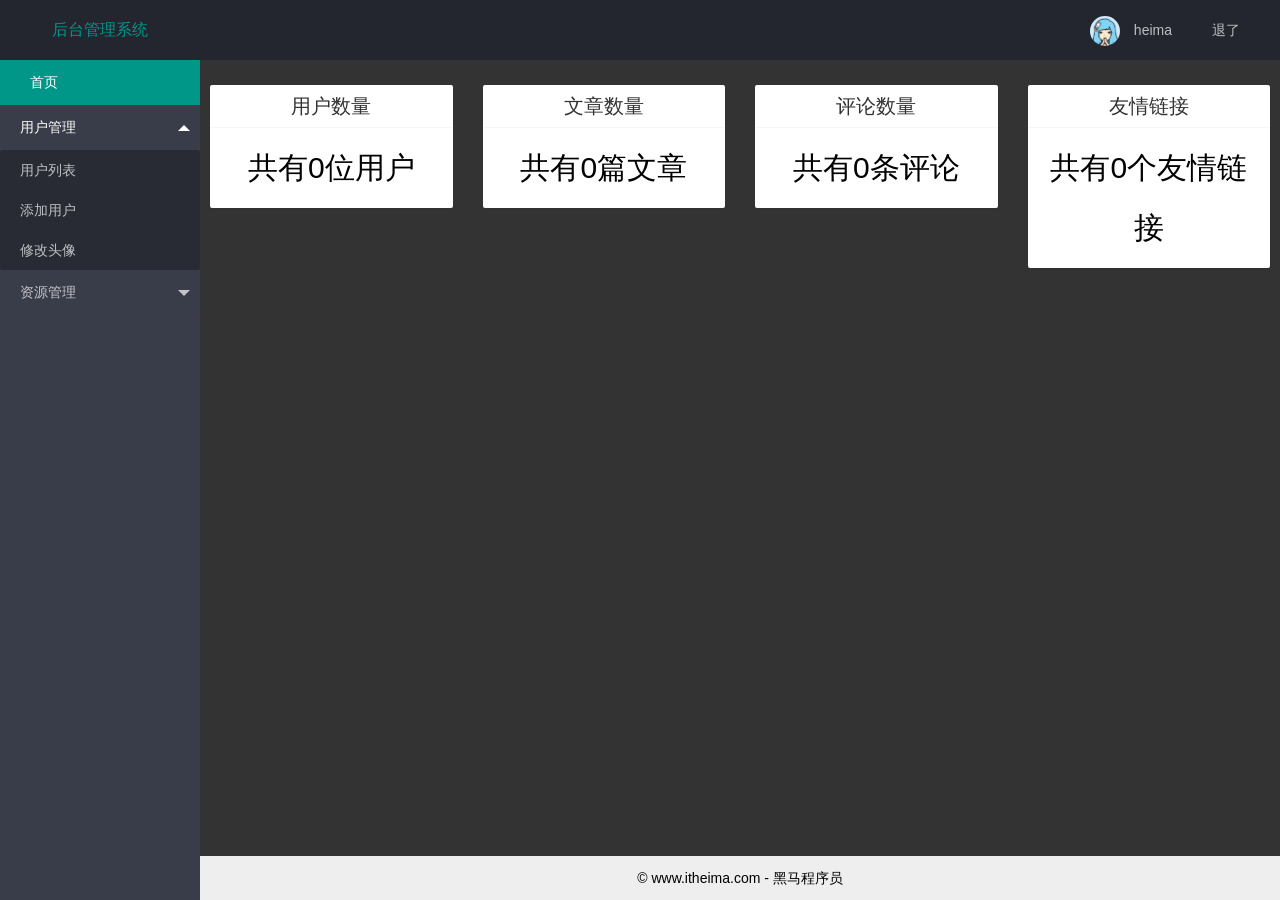
<file: bigevent-end/index.html>
<!DOCTYPE html>
<html>

<head>
    <meta charset="utf-8">
    <meta name="viewport" content="width=device-width, initial-scale=1, maximum-scale=1">
    <title>后台管理系统</title>
    <link rel="stylesheet" href="./assets/lib/layui/css/layui.css">
    <link rel="stylesheet" href="./assets/css/index.css">
</head>

<body class="layui-layout-body">
    <div class="layui-layout layui-layout-admin">
        <div class="layui-header">
            <div class="layui-logo">后台管理系统</div>
            <ul class="layui-nav layui-layout-right">
                <li class="layui-nav-item">
                    <a href="javascript:;">
                        <img src="./assets/images/avatar.jpg" class="layui-nav-img">
                        <span id="userName">heima</span>
                    </a>
                </li>
                <li class="layui-nav-item"><a id="logout-btn" href="javascript:;">退了</a></li>
            </ul>
        </div>

        <div class="layui-side layui-bg-black">
            <div class="layui-side-scroll">
                <!-- 左侧导航区域（可配合layui已有的垂直导航） -->
                <ul class="layui-nav layui-nav-tree" lay-filter="test" lay-shrink="all">
                    <li class="layui-nav-item layui-this"><a href=""><span class="iconfont icon-home"></span>首页</a></li>
                    <li class="layui-nav-item layui-nav-itemed lis1">
                        <a class="" href="javascript:;">用户管理</a>
                        <dl class="layui-nav-child users">
                            <dd><a target="iframeArea" href="./user/user.html">用户列表</a></dd>
                            <dd><a target="iframeArea" href="./user/add.html">添加用户</a></dd>
                            <dd><a target="iframeArea" href="./user/avatar.html">修改头像</a></dd>
                        </dl>
                    </li>
                    <li class="layui-nav-item lis2">
                        <a href="javascript:;">资源管理</a>
                        <dl class="layui-nav-child ziyuan">
                            <dd><a target="iframeArea" href="./link/link.html">友情链接</a></dd>
                            <dd><a target="iframeArea" href="./swiper/swiper.html">轮播图</a></dd>
                            <dd><a target="iframeArea" href="./comment/comment.html">评论管理</a></dd>
                        </dl>
                    </li>
                </ul>
            </div>
        </div>

        <div class="layui-body">
            <!-- 内容主体区域 -->
            <iframe name="iframeArea" src="./home/home.html"></iframe>
        </div>

        <div class="layui-footer">
            <!-- 底部固定区域 -->
            © www.itheima.com - 黑马程序员
        </div>
    </div>
    <script type="text/javascript" src="./assets/lib/jquery.js"></script>
    <script type="text/javascript" src="./assets/lib/layui/layui.all.js"></script>
    <!-- 引入baseApi文件 -->
    <script src="./assets/js/baseAPI.js"></script>
    <!-- 引入index.js文件 -->
    <script src="./assets/js/index.js"></script>

</body>

</html>
</file>
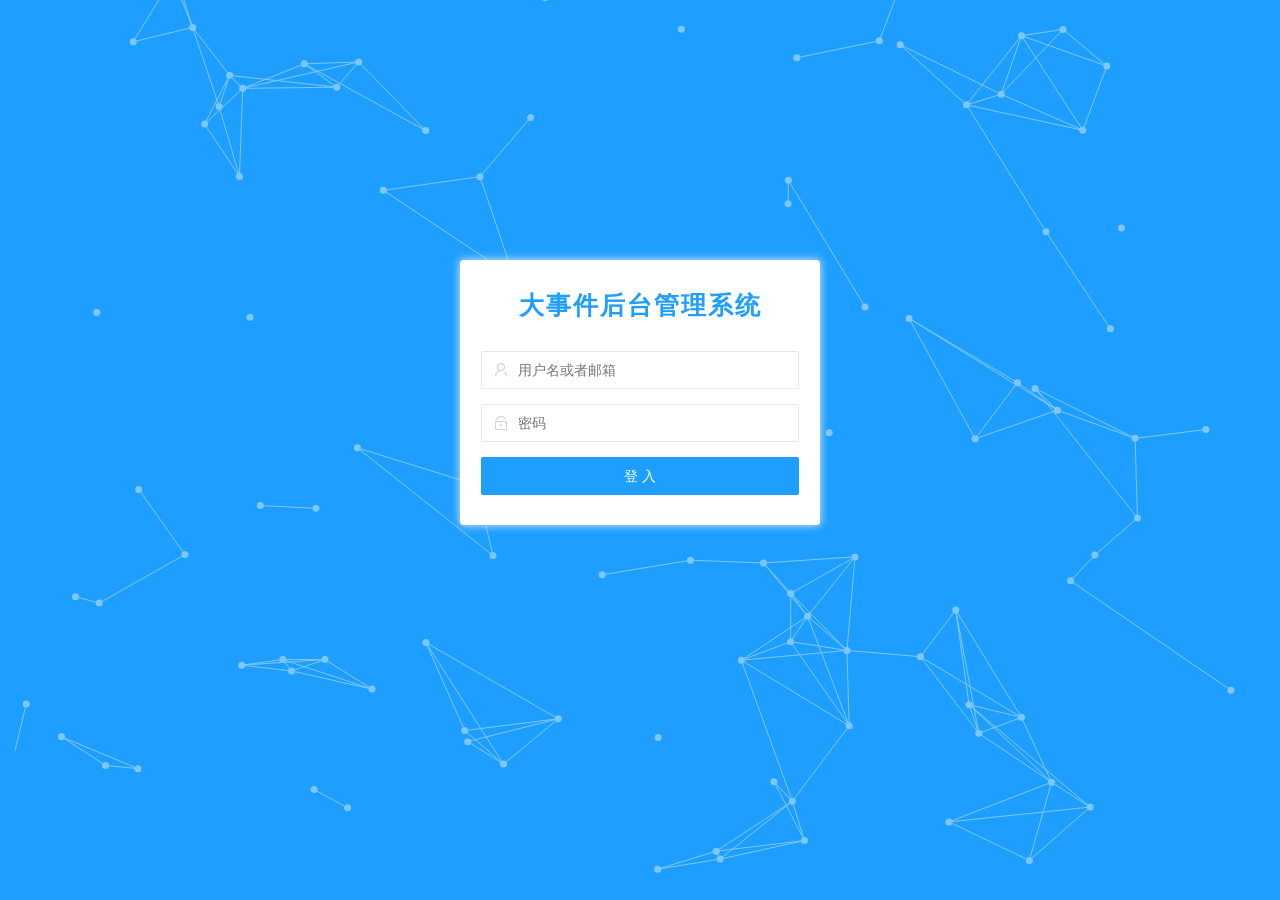
<file: bigevent-end/login.html>
<!DOCTYPE html>
<html lang="en">

<head>
    <meta charset="UTF-8">
    <title>后台管理系统-登录页</title>
    <!-- 导入LayUI样式文件 -->
    <link rel="stylesheet" type="text/css" href="./assets/lib/layui/css/layui.css">
    <link rel="stylesheet" type="text/css" href="./assets/css/login1.css">
</head>

<body>
    <div class="layui-container" id="particles">
        <div class="admin-login-background">
            <div class="login-form">
                <form class="layui-form" action="">
                    <div class="layui-form-item logo-title">
                        <h1>大事件后台管理系统</h1>
                    </div>
                    <div class="layui-form-item">
                        <label class="layui-icon layui-icon-username" for="username"></label>
                        <input type="text" name="username" lay-verify="required" placeholder="用户名或者邮箱" autocomplete="off" class="layui-input" value="">
                    </div>
                    <div class="layui-form-item">
                        <label class="layui-icon layui-icon-password" for="password"></label>
                        <input type="password" name="password" lay-verify="required|pwd" placeholder="密码" autocomplete="off" class="layui-input" value="">
                    </div>
                    <div class="layui-form-item">
                        <button class="layui-btn layui-btn layui-btn-normal layui-btn-fluid" lay-submit="" lay-filter="login">登 入</button>
                    </div>
                </form>
            </div>
        </div>
    </div>
    <script type="text/javascript" src="./assets/lib/jquery.js"></script>
    <script type="text/javascript" src="./assets/lib/layui/layui.all.js"></script>
    <script src="./assets/lib/jquery.particleground.min.js"></script>
    <!-- 引入baseApi文件 -->
    <script src="./assets/js/baseAPI.js"></script>
    <!-- 引入login.js文件 -->
    <script src="./assets/js/login.js"></script>

</body>

</html>
</file>
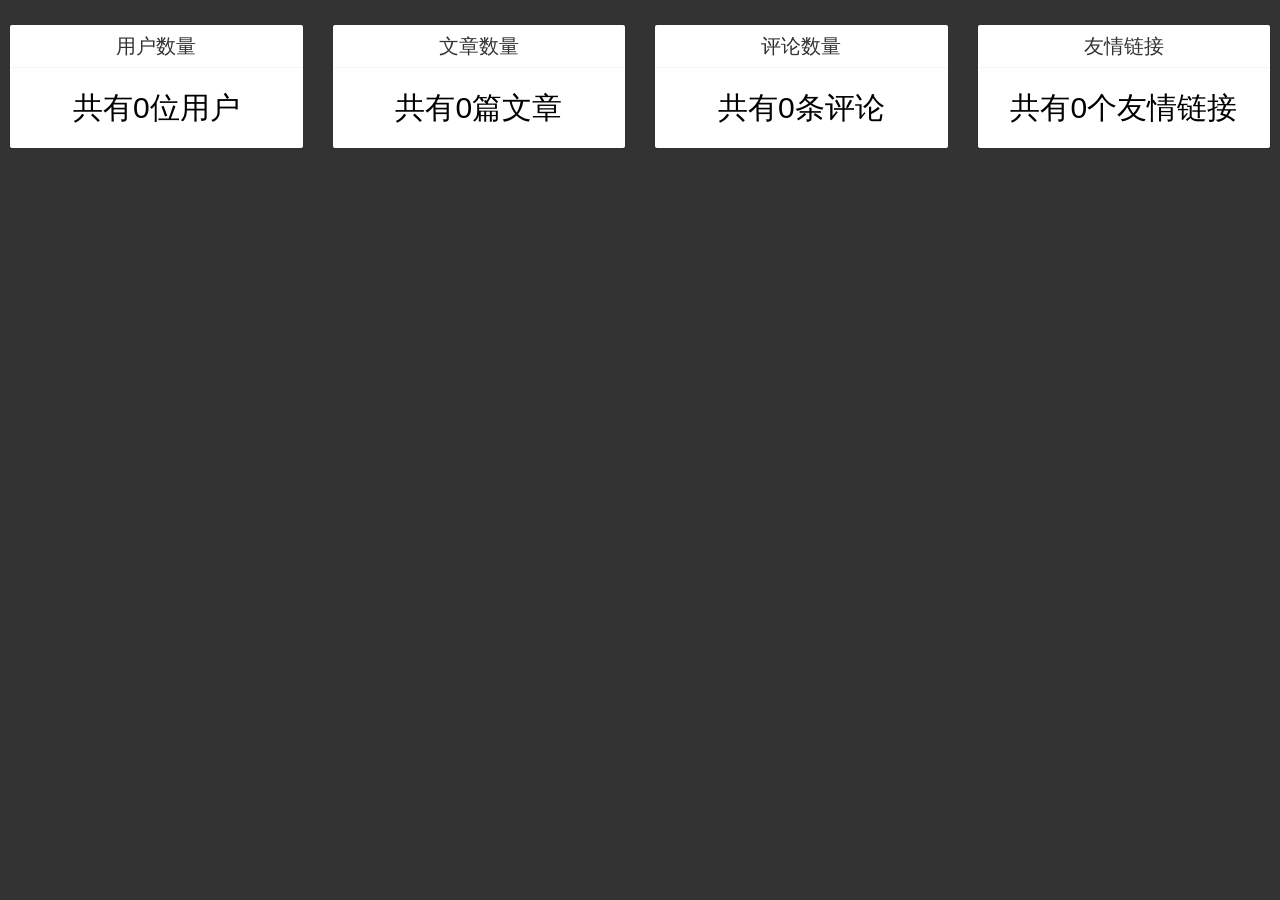
<file: bigevent-end/home/home.html>
<!DOCTYPE html>
<html lang="en">

<head>
    <meta charset="UTF-8">
    <title>Document</title>
    <link rel="stylesheet" type="text/css" href="../assets/lib/layui/css/layui.css">
    <link rel="stylesheet" href="../assets/css/home.css">

</head>

<body>

    <div class="layui-row layui-col-space10">
        <div class="layui-col-md3">
            <div class="layui-card">
                <div class="layui-card-header">用户数量</div>
                <div class="layui-card-body user">
                    共有0位用户
                </div>
            </div>
        </div>
        <div class="layui-col-md3">
            <div class="layui-card">
                <div class="layui-card-header">文章数量</div>
                <div class="layui-card-body articles">
                    共有0篇文章
                </div>
            </div>
        </div>
        <div class="layui-col-md3">
            <div class="layui-card">
                <div class="layui-card-header">评论数量</div>
                <div class="layui-card-body comments">
                    共有0条评论
                </div>
            </div>
        </div>
        <div class="layui-col-md3">
            <div class="layui-card">
                <div class="layui-card-header">友情链接</div>
                <div class="layui-card-body links">
                    共有0个友情链接
                </div>
            </div>
        </div>
    </div>
    <script type="text/javascript" src="../assets/lib/jquery.js"></script>
    <script type="text/javascript" src="../assets/lib/layui/layui.all.js"></script>
    <script src="../assets/js/baseAPI.js"></script>
    <script src="../assets/js/home/home.js"></script>
</body>

</html>
</file>
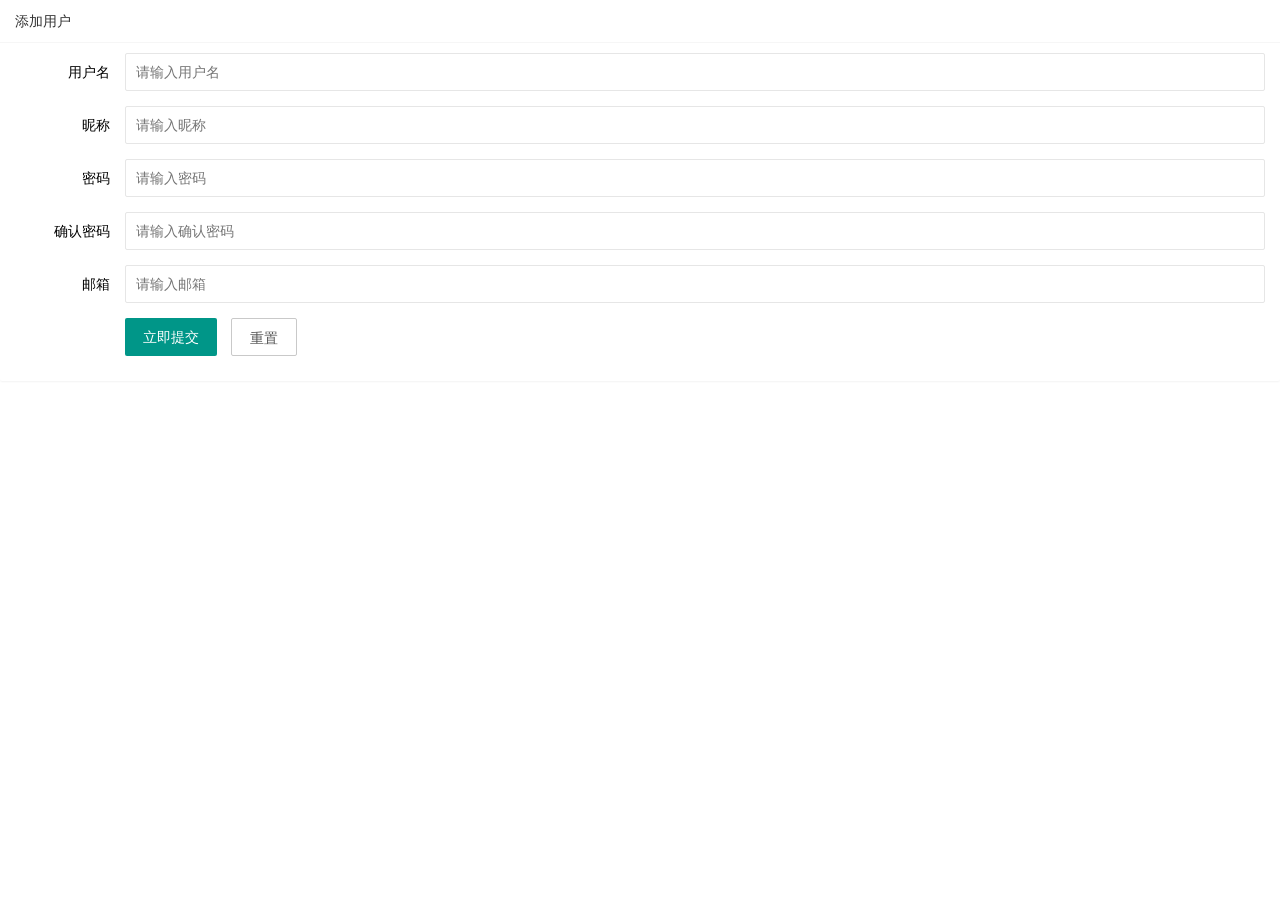
<file: bigevent-end/user/add.html>
<!DOCTYPE html>
<html lang="en">

<head>
    <meta charset="UTF-8">
    <title>Document</title>
    <link rel="stylesheet" type="text/css" href="../assets/lib/layui/css/layui.css">

</head>

<body>
    <div class="layui-card">
        <div class="layui-card-header">添加用户</div>
        <div class="layui-card-body">
            <!-- 添加用户表单 -->
            <form class="layui-form" action="">
                <!-- 用户名 -->
                <div class="layui-form-item">
                    <label class="layui-form-label">用户名</label>
                    <div class="layui-input-block">
                        <input type="text" name="username" required lay-verify="required|username" placeholder="请输入用户名" autocomplete="off" class="layui-input">
                    </div>
                </div>
                <!-- 昵称 -->
                <div class="layui-form-item">
                    <label class="layui-form-label">昵称</label>
                    <div class="layui-input-block">
                        <input type="text" name="nickname" lay-verify="nickname" placeholder="请输入昵称" autocomplete="off" class="layui-input">
                    </div>
                </div>
                <!-- 密码 -->
                <div class="layui-form-item">
                    <label class="layui-form-label">密码</label>
                    <div class="layui-input-block">
                        <input type="password" name="password" required lay-verify="required|pwd_jiang" placeholder="请输入密码" autocomplete="off" class="layui-input">
                    </div>
                </div>
                <!-- 确认密码 -->
                <div class="layui-form-item">
                    <label class="layui-form-label">确认密码</label>
                    <div class="layui-input-block">
                        <input type="password" required lay-verify="required|pwd_jiang|repwd_jiang" placeholder="请输入确认密码" autocomplete="off" class="layui-input">
                    </div>
                </div>
                <!-- 邮箱 -->
                <div class="layui-form-item">
                    <label class="layui-form-label">邮箱</label>
                    <div class="layui-input-block">
                        <input type="text" name="email" required lay-verify="required|email" placeholder="请输入邮箱" autocomplete="off" class="layui-input">
                    </div>
                </div>
                <!-- 提交按钮 -->
                <div class="layui-form-item">
                    <div class="layui-input-block">
                        <button class="layui-btn" lay-submit lay-filter="formDemo">立即提交</button>
                        <button type="reset" class="layui-btn layui-btn-primary">重置</button>
                    </div>
                </div>
            </form>
        </div>
    </div>
    <script type="text/javascript" src="../assets/lib/jquery.js"></script>
    <script type="text/javascript" src="../assets/lib/layui/layui.all.js"></script>
    <script src="../assets/js/baseAPI.js"></script>
    <script src="../assets/js/user/add.js"></script>
</body>

</html>
</file>
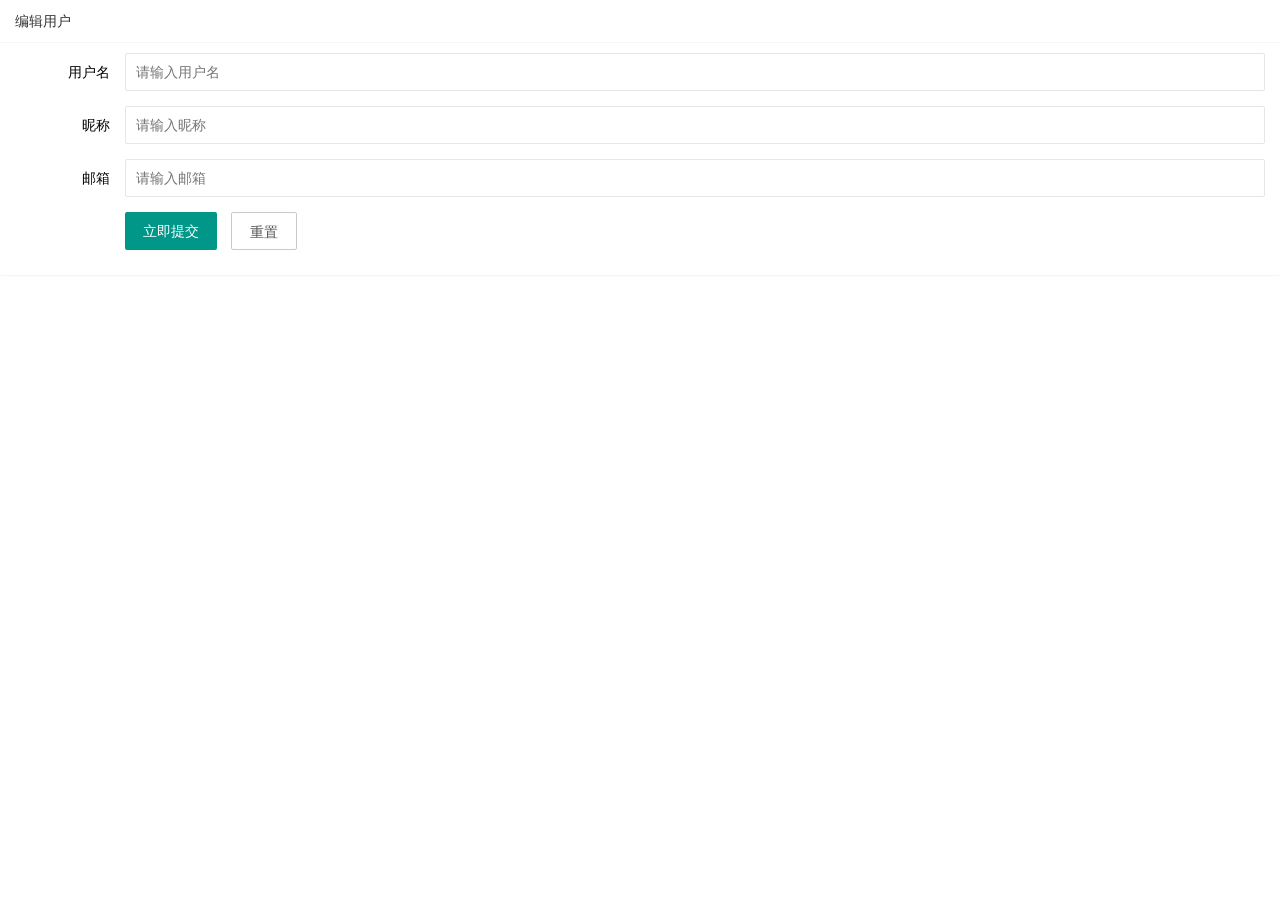
<file: bigevent-end/user/edit.html>
<!DOCTYPE html>
<html lang="en">

<head>
    <meta charset="UTF-8">
    <title>Document</title>
    <link rel="stylesheet" type="text/css" href="../assets/lib/layui/css/layui.css">

</head>

<body>
    <div class="layui-card">
        <div class="layui-card-header">编辑用户</div>
        <div class="layui-card-body">
            <!-- 添加用户表单 -->
            <form class="layui-form" lay-filter='editForm' action="">
                <!-- 用户名 -->
                <input type="hidden" name="id">
                <div class="layui-form-item">
                    <label class="layui-form-label">用户名</label>
                    <div class="layui-input-block">
                        <input type="text" name="username" required readonly lay-verify="required|username" placeholder="请输入用户名" autocomplete="off" class="layui-input">
                    </div>
                </div>
                <!-- 昵称 -->
                <div class="layui-form-item">
                    <label class="layui-form-label">昵称</label>
                    <div class="layui-input-block">
                        <input type="text" name="nickname" required lay-verify="required|nickname" placeholder="请输入昵称" autocomplete="off" class="layui-input">
                    </div>
                </div>
                <!-- 邮箱 -->
                <div class="layui-form-item">
                    <label class="layui-form-label">邮箱</label>
                    <div class="layui-input-block">
                        <input type="text" name="email" required lay-verify="required|email" placeholder="请输入邮箱" autocomplete="off" class="layui-input">
                    </div>
                </div>
                <!-- 提交按钮 -->
                <div class="layui-form-item">
                    <div class="layui-input-block">
                        <button class="layui-btn" lay-submit>立即提交</button>
                        <button type="reset" class="layui-btn layui-btn-primary">重置</button>
                    </div>
                </div>
            </form>
        </div>
    </div>
    <script type="text/javascript" src="../assets/lib/jquery.js"></script>
    <script type="text/javascript" src="../assets/lib/layui/layui.all.js"></script>
    <script src="../assets/js/baseAPI.js"></script>
    <script src="../assets/js/user/edit.js"></script>
</body>

</html>
</file>
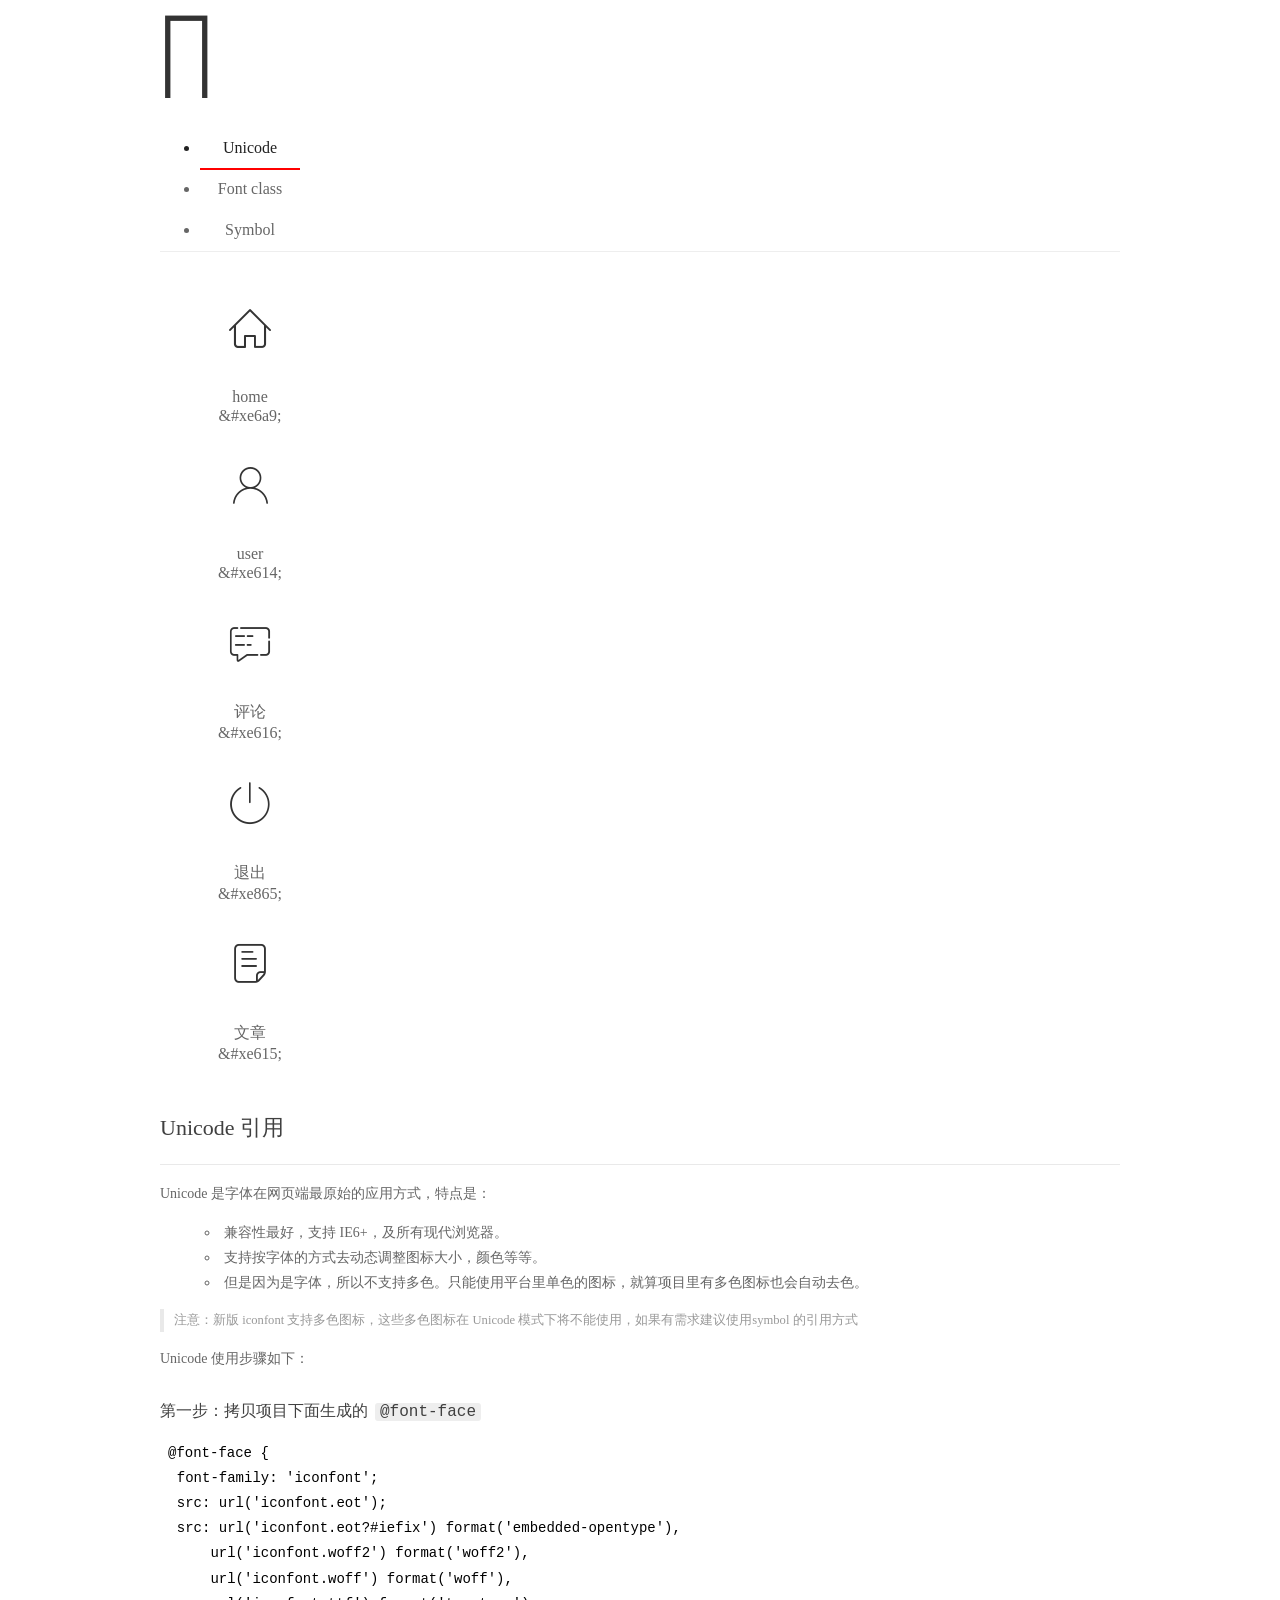
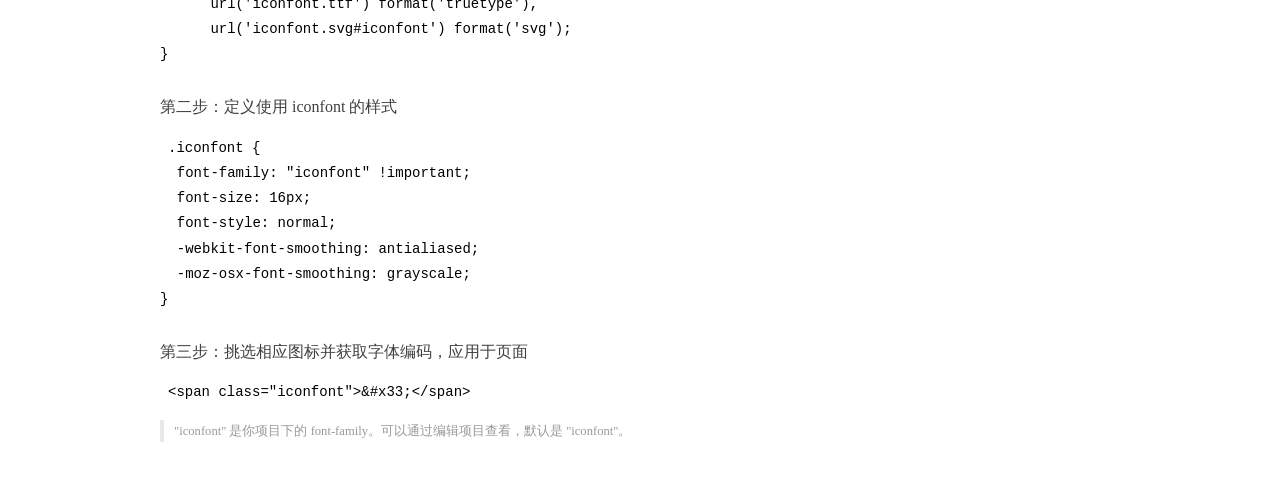
<file: bigevent-end/assets/fonts/demo_index.html>
<!DOCTYPE html>
<html>
<head>
  <meta charset="utf-8"/>
  <title>IconFont Demo</title>
  <link rel="shortcut icon" href="https://gtms04.alicdn.com/tps/i4/TB1_oz6GVXXXXaFXpXXJDFnIXXX-64-64.ico" type="image/x-icon"/>
  <link rel="stylesheet" href="https://g.alicdn.com/thx/cube/1.3.2/cube.min.css">
  <link rel="stylesheet" href="demo.css">
  <link rel="stylesheet" href="iconfont.css">
  <script src="iconfont.js"></script>
  <!-- jQuery -->
  <script src="https://a1.alicdn.com/oss/uploads/2018/12/26/7bfddb60-08e8-11e9-9b04-53e73bb6408b.js"></script>
  <!-- 代码高亮 -->
  <script src="https://a1.alicdn.com/oss/uploads/2018/12/26/a3f714d0-08e6-11e9-8a15-ebf944d7534c.js"></script>
</head>
<body>
  <div class="main">
    <h1 class="logo"><a href="https://www.iconfont.cn/" title="iconfont 首页" target="_blank">&#xe86b;</a></h1>
    <div class="nav-tabs">
      <ul id="tabs" class="dib-box">
        <li class="dib active"><span>Unicode</span></li>
        <li class="dib"><span>Font class</span></li>
        <li class="dib"><span>Symbol</span></li>
      </ul>
      
    </div>
    <div class="tab-container">
      <div class="content unicode" style="display: block;">
          <ul class="icon_lists dib-box">
          
            <li class="dib">
              <span class="icon iconfont">&#xe6a9;</span>
                <div class="name">home</div>
                <div class="code-name">&amp;#xe6a9;</div>
              </li>
          
            <li class="dib">
              <span class="icon iconfont">&#xe614;</span>
                <div class="name">user</div>
                <div class="code-name">&amp;#xe614;</div>
              </li>
          
            <li class="dib">
              <span class="icon iconfont">&#xe616;</span>
                <div class="name">评论</div>
                <div class="code-name">&amp;#xe616;</div>
              </li>
          
            <li class="dib">
              <span class="icon iconfont">&#xe865;</span>
                <div class="name">退出</div>
                <div class="code-name">&amp;#xe865;</div>
              </li>
          
            <li class="dib">
              <span class="icon iconfont">&#xe615;</span>
                <div class="name">文章</div>
                <div class="code-name">&amp;#xe615;</div>
              </li>
          
          </ul>
          <div class="article markdown">
          <h2 id="unicode-">Unicode 引用</h2>
          <hr>

          <p>Unicode 是字体在网页端最原始的应用方式，特点是：</p>
          <ul>
            <li>兼容性最好，支持 IE6+，及所有现代浏览器。</li>
            <li>支持按字体的方式去动态调整图标大小，颜色等等。</li>
            <li>但是因为是字体，所以不支持多色。只能使用平台里单色的图标，就算项目里有多色图标也会自动去色。</li>
          </ul>
          <blockquote>
            <p>注意：新版 iconfont 支持多色图标，这些多色图标在 Unicode 模式下将不能使用，如果有需求建议使用symbol 的引用方式</p>
          </blockquote>
          <p>Unicode 使用步骤如下：</p>
          <h3 id="-font-face">第一步：拷贝项目下面生成的 <code>@font-face</code></h3>
<pre><code class="language-css"
>@font-face {
  font-family: 'iconfont';
  src: url('iconfont.eot');
  src: url('iconfont.eot?#iefix') format('embedded-opentype'),
      url('iconfont.woff2') format('woff2'),
      url('iconfont.woff') format('woff'),
      url('iconfont.ttf') format('truetype'),
      url('iconfont.svg#iconfont') format('svg');
}
</code></pre>
          <h3 id="-iconfont-">第二步：定义使用 iconfont 的样式</h3>
<pre><code class="language-css"
>.iconfont {
  font-family: "iconfont" !important;
  font-size: 16px;
  font-style: normal;
  -webkit-font-smoothing: antialiased;
  -moz-osx-font-smoothing: grayscale;
}
</code></pre>
          <h3 id="-">第三步：挑选相应图标并获取字体编码，应用于页面</h3>
<pre>
<code class="language-html"
>&lt;span class="iconfont"&gt;&amp;#x33;&lt;/span&gt;
</code></pre>
          <blockquote>
            <p>"iconfont" 是你项目下的 font-family。可以通过编辑项目查看，默认是 "iconfont"。</p>
          </blockquote>
          </div>
      </div>
      <div class="content font-class">
        <ul class="icon_lists dib-box">
          
          <li class="dib">
            <span class="icon iconfont icon-home"></span>
            <div class="name">
              home
            </div>
            <div class="code-name">.icon-home
            </div>
          </li>
          
          <li class="dib">
            <span class="icon iconfont icon-user"></span>
            <div class="name">
              user
            </div>
            <div class="code-name">.icon-user
            </div>
          </li>
          
          <li class="dib">
            <span class="icon iconfont icon-pinglun"></span>
            <div class="name">
              评论
            </div>
            <div class="code-name">.icon-pinglun
            </div>
          </li>
          
          <li class="dib">
            <span class="icon iconfont icon-tuichu"></span>
            <div class="name">
              退出
            </div>
            <div class="code-name">.icon-tuichu
            </div>
          </li>
          
          <li class="dib">
            <span class="icon iconfont icon-16"></span>
            <div class="name">
              文章
            </div>
            <div class="code-name">.icon-16
            </div>
          </li>
          
        </ul>
        <div class="article markdown">
        <h2 id="font-class-">font-class 引用</h2>
        <hr>

        <p>font-class 是 Unicode 使用方式的一种变种，主要是解决 Unicode 书写不直观，语意不明确的问题。</p>
        <p>与 Unicode 使用方式相比，具有如下特点：</p>
        <ul>
          <li>兼容性良好，支持 IE8+，及所有现代浏览器。</li>
          <li>相比于 Unicode 语意明确，书写更直观。可以很容易分辨这个 icon 是什么。</li>
          <li>因为使用 class 来定义图标，所以当要替换图标时，只需要修改 class 里面的 Unicode 引用。</li>
          <li>不过因为本质上还是使用的字体，所以多色图标还是不支持的。</li>
        </ul>
        <p>使用步骤如下：</p>
        <h3 id="-fontclass-">第一步：引入项目下面生成的 fontclass 代码：</h3>
<pre><code class="language-html">&lt;link rel="stylesheet" href="./iconfont.css"&gt;
</code></pre>
        <h3 id="-">第二步：挑选相应图标并获取类名，应用于页面：</h3>
<pre><code class="language-html">&lt;span class="iconfont icon-xxx"&gt;&lt;/span&gt;
</code></pre>
        <blockquote>
          <p>"
            iconfont" 是你项目下的 font-family。可以通过编辑项目查看，默认是 "iconfont"。</p>
        </blockquote>
      </div>
      </div>
      <div class="content symbol">
          <ul class="icon_lists dib-box">
          
            <li class="dib">
                <svg class="icon svg-icon" aria-hidden="true">
                  <use xlink:href="#icon-home"></use>
                </svg>
                <div class="name">home</div>
                <div class="code-name">#icon-home</div>
            </li>
          
            <li class="dib">
                <svg class="icon svg-icon" aria-hidden="true">
                  <use xlink:href="#icon-user"></use>
                </svg>
                <div class="name">user</div>
                <div class="code-name">#icon-user</div>
            </li>
          
            <li class="dib">
                <svg class="icon svg-icon" aria-hidden="true">
                  <use xlink:href="#icon-pinglun"></use>
                </svg>
                <div class="name">评论</div>
                <div class="code-name">#icon-pinglun</div>
            </li>
          
            <li class="dib">
                <svg class="icon svg-icon" aria-hidden="true">
                  <use xlink:href="#icon-tuichu"></use>
                </svg>
                <div class="name">退出</div>
                <div class="code-name">#icon-tuichu</div>
            </li>
          
            <li class="dib">
                <svg class="icon svg-icon" aria-hidden="true">
                  <use xlink:href="#icon-16"></use>
                </svg>
                <div class="name">文章</div>
                <div class="code-name">#icon-16</div>
            </li>
          
          </ul>
          <div class="article markdown">
          <h2 id="symbol-">Symbol 引用</h2>
          <hr>

          <p>这是一种全新的使用方式，应该说这才是未来的主流，也是平台目前推荐的用法。相关介绍可以参考这篇<a href="">文章</a>
            这种用法其实是做了一个 SVG 的集合，与另外两种相比具有如下特点：</p>
          <ul>
            <li>支持多色图标了，不再受单色限制。</li>
            <li>通过一些技巧，支持像字体那样，通过 <code>font-size</code>, <code>color</code> 来调整样式。</li>
            <li>兼容性较差，支持 IE9+，及现代浏览器。</li>
            <li>浏览器渲染 SVG 的性能一般，还不如 png。</li>
          </ul>
          <p>使用步骤如下：</p>
          <h3 id="-symbol-">第一步：引入项目下面生成的 symbol 代码：</h3>
<pre><code class="language-html">&lt;script src="./iconfont.js"&gt;&lt;/script&gt;
</code></pre>
          <h3 id="-css-">第二步：加入通用 CSS 代码（引入一次就行）：</h3>
<pre><code class="language-html">&lt;style&gt;
.icon {
  width: 1em;
  height: 1em;
  vertical-align: -0.15em;
  fill: currentColor;
  overflow: hidden;
}
&lt;/style&gt;
</code></pre>
          <h3 id="-">第三步：挑选相应图标并获取类名，应用于页面：</h3>
<pre><code class="language-html">&lt;svg class="icon" aria-hidden="true"&gt;
  &lt;use xlink:href="#icon-xxx"&gt;&lt;/use&gt;
&lt;/svg&gt;
</code></pre>
          </div>
      </div>

    </div>
  </div>
  <script>
  $(document).ready(function () {
      $('.tab-container .content:first').show()

      $('#tabs li').click(function (e) {
        var tabContent = $('.tab-container .content')
        var index = $(this).index()

        if ($(this).hasClass('active')) {
          return
        } else {
          $('#tabs li').removeClass('active')
          $(this).addClass('active')

          tabContent.hide().eq(index).fadeIn()
        }
      })
    })
  </script>
</body>
</html>
</file>
<file: bigevent-end/assets/lib/layui/css/layui.css>
/** layui-v2.5.6 MIT License By https://www.layui.com */
 .layui-inline,img{display:inline-block;vertical-align:middle}h1,h2,h3,h4,h5,h6{font-weight:400}.layui-edge,.layui-header,.layui-inline,.layui-main{position:relative}.layui-body,.layui-edge,.layui-elip{overflow:hidden}.layui-btn,.layui-edge,.layui-inline,img{vertical-align:middle}.layui-btn,.layui-disabled,.layui-icon,.layui-unselect{-moz-user-select:none;-webkit-user-select:none;-ms-user-select:none}.layui-elip,.layui-form-checkbox span,.layui-form-pane .layui-form-label{text-overflow:ellipsis;white-space:nowrap}.layui-breadcrumb,.layui-tree-btnGroup{visibility:hidden}blockquote,body,button,dd,div,dl,dt,form,h1,h2,h3,h4,h5,h6,input,li,ol,p,pre,td,textarea,th,ul{margin:0;padding:0;-webkit-tap-highlight-color:rgba(0,0,0,0)}a:active,a:hover{outline:0}img{border:none}li{list-style:none}table{border-collapse:collapse;border-spacing:0}h4,h5,h6{font-size:100%}button,input,optgroup,option,select,textarea{font-family:inherit;font-size:inherit;font-style:inherit;font-weight:inherit;outline:0}pre{white-space:pre-wrap;white-space:-moz-pre-wrap;white-space:-pre-wrap;white-space:-o-pre-wrap;word-wrap:break-word}body{line-height:24px;font:14px Helvetica Neue,Helvetica,PingFang SC,Tahoma,Arial,sans-serif}hr{height:1px;margin:10px 0;border:0;clear:both}a{color:#333;text-decoration:none}a:hover{color:#777}a cite{font-style:normal;*cursor:pointer}.layui-border-box,.layui-border-box *{box-sizing:border-box}.layui-box,.layui-box *{box-sizing:content-box}.layui-clear{clear:both;*zoom:1}.layui-clear:after{content:'\20';clear:both;*zoom:1;display:block;height:0}.layui-inline{*display:inline;*zoom:1}.layui-edge{display:inline-block;width:0;height:0;border-width:6px;border-style:dashed;border-color:transparent}.layui-edge-top{top:-4px;border-bottom-color:#999;border-bottom-style:solid}.layui-edge-right{border-left-color:#999;border-left-style:solid}.layui-edge-bottom{top:2px;border-top-color:#999;border-top-style:solid}.layui-edge-left{border-right-color:#999;border-right-style:solid}.layui-disabled,.layui-disabled:hover{color:#d2d2d2!important;cursor:not-allowed!important}.layui-circle{border-radius:100%}.layui-show{display:block!important}.layui-hide{display:none!important}@font-face{font-family:layui-icon;src:url(../font/iconfont.eot?v=256);src:url(../font/iconfont.eot?v=256#iefix) format('embedded-opentype'),url(../font/iconfont.woff2?v=256) format('woff2'),url(../font/iconfont.woff?v=256) format('woff'),url(../font/iconfont.ttf?v=256) format('truetype'),url(../font/iconfont.svg?v=256#layui-icon) format('svg')}.layui-icon{font-family:layui-icon!important;font-size:16px;font-style:normal;-webkit-font-smoothing:antialiased;-moz-osx-font-smoothing:grayscale}.layui-icon-reply-fill:before{content:"\e611"}.layui-icon-set-fill:before{content:"\e614"}.layui-icon-menu-fill:before{content:"\e60f"}.layui-icon-search:before{content:"\e615"}.layui-icon-share:before{content:"\e641"}.layui-icon-set-sm:before{content:"\e620"}.layui-icon-engine:before{content:"\e628"}.layui-icon-close:before{content:"\1006"}.layui-icon-close-fill:before{content:"\1007"}.layui-icon-chart-screen:before{content:"\e629"}.layui-icon-star:before{content:"\e600"}.layui-icon-circle-dot:before{content:"\e617"}.layui-icon-chat:before{content:"\e606"}.layui-icon-release:before{content:"\e609"}.layui-icon-list:before{content:"\e60a"}.layui-icon-chart:before{content:"\e62c"}.layui-icon-ok-circle:before{content:"\1005"}.layui-icon-layim-theme:before{content:"\e61b"}.layui-icon-table:before{content:"\e62d"}.layui-icon-right:before{content:"\e602"}.layui-icon-left:before{content:"\e603"}.layui-icon-cart-simple:before{content:"\e698"}.layui-icon-face-cry:before{content:"\e69c"}.layui-icon-face-smile:before{content:"\e6af"}.layui-icon-survey:before{content:"\e6b2"}.layui-icon-tree:before{content:"\e62e"}.layui-icon-ie:before{content:"\e7bb"}.layui-icon-upload-circle:before{content:"\e62f"}.layui-icon-add-circle:before{content:"\e61f"}.layui-icon-download-circle:before{content:"\e601"}.layui-icon-templeate-1:before{content:"\e630"}.layui-icon-util:before{content:"\e631"}.layui-icon-face-surprised:before{content:"\e664"}.layui-icon-edit:before{content:"\e642"}.layui-icon-speaker:before{content:"\e645"}.layui-icon-down:before{content:"\e61a"}.layui-icon-file:before{content:"\e621"}.layui-icon-layouts:before{content:"\e632"}.layui-icon-rate-half:before{content:"\e6c9"}.layui-icon-add-circle-fine:before{content:"\e608"}.layui-icon-prev-circle:before{content:"\e633"}.layui-icon-read:before{content:"\e705"}.layui-icon-404:before{content:"\e61c"}.layui-icon-carousel:before{content:"\e634"}.layui-icon-help:before{content:"\e607"}.layui-icon-code-circle:before{content:"\e635"}.layui-icon-windows:before{content:"\e67f"}.layui-icon-water:before{content:"\e636"}.layui-icon-username:before{content:"\e66f"}.layui-icon-find-fill:before{content:"\e670"}.layui-icon-about:before{content:"\e60b"}.layui-icon-location:before{content:"\e715"}.layui-icon-up:before{content:"\e619"}.layui-icon-pause:before{content:"\e651"}.layui-icon-date:before{content:"\e637"}.layui-icon-layim-uploadfile:before{content:"\e61d"}.layui-icon-delete:before{content:"\e640"}.layui-icon-play:before{content:"\e652"}.layui-icon-top:before{content:"\e604"}.layui-icon-firefox:before{content:"\e686"}.layui-icon-friends:before{content:"\e612"}.layui-icon-refresh-3:before{content:"\e9aa"}.layui-icon-ok:before{content:"\e605"}.layui-icon-layer:before{content:"\e638"}.layui-icon-face-smile-fine:before{content:"\e60c"}.layui-icon-dollar:before{content:"\e659"}.layui-icon-group:before{content:"\e613"}.layui-icon-layim-download:before{content:"\e61e"}.layui-icon-picture-fine:before{content:"\e60d"}.layui-icon-link:before{content:"\e64c"}.layui-icon-diamond:before{content:"\e735"}.layui-icon-log:before{content:"\e60e"}.layui-icon-key:before{content:"\e683"}.layui-icon-rate-solid:before{content:"\e67a"}.layui-icon-fonts-del:before{content:"\e64f"}.layui-icon-unlink:before{content:"\e64d"}.layui-icon-fonts-clear:before{content:"\e639"}.layui-icon-triangle-r:before{content:"\e623"}.layui-icon-circle:before{content:"\e63f"}.layui-icon-radio:before{content:"\e643"}.layui-icon-align-center:before{content:"\e647"}.layui-icon-align-right:before{content:"\e648"}.layui-icon-align-left:before{content:"\e649"}.layui-icon-loading-1:before{content:"\e63e"}.layui-icon-return:before{content:"\e65c"}.layui-icon-fonts-strong:before{content:"\e62b"}.layui-icon-upload:before{content:"\e67c"}.layui-icon-dialogue:before{content:"\e63a"}.layui-icon-video:before{content:"\e6ed"}.layui-icon-headset:before{content:"\e6fc"}.layui-icon-cellphone-fine:before{content:"\e63b"}.layui-icon-add-1:before{content:"\e654"}.layui-icon-face-smile-b:before{content:"\e650"}.layui-icon-fonts-html:before{content:"\e64b"}.layui-icon-screen-full:before{content:"\e622"}.layui-icon-form:before{content:"\e63c"}.layui-icon-cart:before{content:"\e657"}.layui-icon-camera-fill:before{content:"\e65d"}.layui-icon-tabs:before{content:"\e62a"}.layui-icon-heart-fill:before{content:"\e68f"}.layui-icon-fonts-code:before{content:"\e64e"}.layui-icon-ios:before{content:"\e680"}.layui-icon-at:before{content:"\e687"}.layui-icon-fire:before{content:"\e756"}.layui-icon-set:before{content:"\e716"}.layui-icon-fonts-u:before{content:"\e646"}.layui-icon-triangle-d:before{content:"\e625"}.layui-icon-tips:before{content:"\e702"}.layui-icon-picture:before{content:"\e64a"}.layui-icon-more-vertical:before{content:"\e671"}.layui-icon-bluetooth:before{content:"\e689"}.layui-icon-flag:before{content:"\e66c"}.layui-icon-loading:before{content:"\e63d"}.layui-icon-fonts-i:before{content:"\e644"}.layui-icon-refresh-1:before{content:"\e666"}.layui-icon-rmb:before{content:"\e65e"}.layui-icon-addition:before{content:"\e624"}.layui-icon-home:before{content:"\e68e"}.layui-icon-time:before{content:"\e68d"}.layui-icon-user:before{content:"\e770"}.layui-icon-notice:before{content:"\e667"}.layui-icon-chrome:before{content:"\e68a"}.layui-icon-edge:before{content:"\e68b"}.layui-icon-login-weibo:before{content:"\e675"}.layui-icon-voice:before{content:"\e688"}.layui-icon-upload-drag:before{content:"\e681"}.layui-icon-login-qq:before{content:"\e676"}.layui-icon-snowflake:before{content:"\e6b1"}.layui-icon-heart:before{content:"\e68c"}.layui-icon-logout:before{content:"\e682"}.layui-icon-file-b:before{content:"\e655"}.layui-icon-template:before{content:"\e663"}.layui-icon-transfer:before{content:"\e691"}.layui-icon-auz:before{content:"\e672"}.layui-icon-console:before{content:"\e665"}.layui-icon-app:before{content:"\e653"}.layui-icon-prev:before{content:"\e65a"}.layui-icon-website:before{content:"\e7ae"}.layui-icon-next:before{content:"\e65b"}.layui-icon-component:before{content:"\e857"}.layui-icon-android:before{content:"\e684"}.layui-icon-more:before{content:"\e65f"}.layui-icon-login-wechat:before{content:"\e677"}.layui-icon-shrink-right:before{content:"\e668"}.layui-icon-spread-left:before{content:"\e66b"}.layui-icon-camera:before{content:"\e660"}.layui-icon-note:before{content:"\e66e"}.layui-icon-refresh:before{content:"\e669"}.layui-icon-female:before{content:"\e661"}.layui-icon-male:before{content:"\e662"}.layui-icon-screen-restore:before{content:"\e758"}.layui-icon-password:before{content:"\e673"}.layui-icon-senior:before{content:"\e674"}.layui-icon-theme:before{content:"\e66a"}.layui-icon-tread:before{content:"\e6c5"}.layui-icon-praise:before{content:"\e6c6"}.layui-icon-star-fill:before{content:"\e658"}.layui-icon-rate:before{content:"\e67b"}.layui-icon-template-1:before{content:"\e656"}.layui-icon-vercode:before{content:"\e679"}.layui-icon-service:before{content:"\e626"}.layui-icon-cellphone:before{content:"\e678"}.layui-icon-print:before{content:"\e66d"}.layui-icon-cols:before{content:"\e610"}.layui-icon-wifi:before{content:"\e7e0"}.layui-icon-export:before{content:"\e67d"}.layui-icon-rss:before{content:"\e808"}.layui-icon-slider:before{content:"\e714"}.layui-icon-email:before{content:"\e618"}.layui-icon-subtraction:before{content:"\e67e"}.layui-icon-mike:before{content:"\e6dc"}.layui-icon-light:before{content:"\e748"}.layui-icon-gift:before{content:"\e627"}.layui-icon-mute:before{content:"\e685"}.layui-icon-reduce-circle:before{content:"\e616"}.layui-icon-music:before{content:"\e690"}.layui-main{width:1140px;margin:0 auto}.layui-header{z-index:1000;height:60px}.layui-header a:hover{transition:all .5s;-webkit-transition:all .5s}.layui-side{position:fixed;left:0;top:0;bottom:0;z-index:999;width:200px;overflow-x:hidden}.layui-side-scroll{position:relative;width:220px;height:100%;overflow-x:hidden}.layui-body{position:absolute;left:200px;right:0;top:0;bottom:0;z-index:998;width:auto;overflow-y:auto;box-sizing:border-box}.layui-layout-body{overflow:hidden}.layui-layout-admin .layui-header{background-color:#23262E}.layui-layout-admin .layui-side{top:60px;width:200px;overflow-x:hidden}.layui-layout-admin .layui-body{position:fixed;top:60px;bottom:44px}.layui-layout-admin .layui-main{width:auto;margin:0 15px}.layui-layout-admin .layui-footer{position:fixed;left:200px;right:0;bottom:0;height:44px;line-height:44px;padding:0 15px;background-color:#eee}.layui-layout-admin .layui-logo{position:absolute;left:0;top:0;width:200px;height:100%;line-height:60px;text-align:center;color:#009688;font-size:16px}.layui-layout-admin .layui-header .layui-nav{background:0 0}.layui-layout-left{position:absolute!important;left:200px;top:0}.layui-layout-right{position:absolute!important;right:0;top:0}.layui-container{position:relative;margin:0 auto;padding:0 15px;box-sizing:border-box}.layui-fluid{position:relative;margin:0 auto;padding:0 15px}.layui-row:after,.layui-row:before{content:'';display:block;clear:both}.layui-col-lg1,.layui-col-lg10,.layui-col-lg11,.layui-col-lg12,.layui-col-lg2,.layui-col-lg3,.layui-col-lg4,.layui-col-lg5,.layui-col-lg6,.layui-col-lg7,.layui-col-lg8,.layui-col-lg9,.layui-col-md1,.layui-col-md10,.layui-col-md11,.layui-col-md12,.layui-col-md2,.layui-col-md3,.layui-col-md4,.layui-col-md5,.layui-col-md6,.layui-col-md7,.layui-col-md8,.layui-col-md9,.layui-col-sm1,.layui-col-sm10,.layui-col-sm11,.layui-col-sm12,.layui-col-sm2,.layui-col-sm3,.layui-col-sm4,.layui-col-sm5,.layui-col-sm6,.layui-col-sm7,.layui-col-sm8,.layui-col-sm9,.layui-col-xs1,.layui-col-xs10,.layui-col-xs11,.layui-col-xs12,.layui-col-xs2,.layui-col-xs3,.layui-col-xs4,.layui-col-xs5,.layui-col-xs6,.layui-col-xs7,.layui-col-xs8,.layui-col-xs9{position:relative;display:block;box-sizing:border-box}.layui-col-xs1,.layui-col-xs10,.layui-col-xs11,.layui-col-xs12,.layui-col-xs2,.layui-col-xs3,.layui-col-xs4,.layui-col-xs5,.layui-col-xs6,.layui-col-xs7,.layui-col-xs8,.layui-col-xs9{float:left}.layui-col-xs1{width:8.33333333%}.layui-col-xs2{width:16.66666667%}.layui-col-xs3{width:25%}.layui-col-xs4{width:33.33333333%}.layui-col-xs5{width:41.66666667%}.layui-col-xs6{width:50%}.layui-col-xs7{width:58.33333333%}.layui-col-xs8{width:66.66666667%}.layui-col-xs9{width:75%}.layui-col-xs10{width:83.33333333%}.layui-col-xs11{width:91.66666667%}.layui-col-xs12{width:100%}.layui-col-xs-offset1{margin-left:8.33333333%}.layui-col-xs-offset2{margin-left:16.66666667%}.layui-col-xs-offset3{margin-left:25%}.layui-col-xs-offset4{margin-left:33.33333333%}.layui-col-xs-offset5{margin-left:41.66666667%}.layui-col-xs-offset6{margin-left:50%}.layui-col-xs-offset7{margin-left:58.33333333%}.layui-col-xs-offset8{margin-left:66.66666667%}.layui-col-xs-offset9{margin-left:75%}.layui-col-xs-offset10{margin-left:83.33333333%}.layui-col-xs-offset11{margin-left:91.66666667%}.layui-col-xs-offset12{margin-left:100%}@media screen and (max-width:768px){.layui-hide-xs{display:none!important}.layui-show-xs-block{display:block!important}.layui-show-xs-inline{display:inline!important}.layui-show-xs-inline-block{display:inline-block!important}}@media screen and (min-width:768px){.layui-container{width:750px}.layui-hide-sm{display:none!important}.layui-show-sm-block{display:block!important}.layui-show-sm-inline{display:inline!important}.layui-show-sm-inline-block{display:inline-block!important}.layui-col-sm1,.layui-col-sm10,.layui-col-sm11,.layui-col-sm12,.layui-col-sm2,.layui-col-sm3,.layui-col-sm4,.layui-col-sm5,.layui-col-sm6,.layui-col-sm7,.layui-col-sm8,.layui-col-sm9{float:left}.layui-col-sm1{width:8.33333333%}.layui-col-sm2{width:16.66666667%}.layui-col-sm3{width:25%}.layui-col-sm4{width:33.33333333%}.layui-col-sm5{width:41.66666667%}.layui-col-sm6{width:50%}.layui-col-sm7{width:58.33333333%}.layui-col-sm8{width:66.66666667%}.layui-col-sm9{width:75%}.layui-col-sm10{width:83.33333333%}.layui-col-sm11{width:91.66666667%}.layui-col-sm12{width:100%}.layui-col-sm-offset1{margin-left:8.33333333%}.layui-col-sm-offset2{margin-left:16.66666667%}.layui-col-sm-offset3{margin-left:25%}.layui-col-sm-offset4{margin-left:33.33333333%}.layui-col-sm-offset5{margin-left:41.66666667%}.layui-col-sm-offset6{margin-left:50%}.layui-col-sm-offset7{margin-left:58.33333333%}.layui-col-sm-offset8{margin-left:66.66666667%}.layui-col-sm-offset9{margin-left:75%}.layui-col-sm-offset10{margin-left:83.33333333%}.layui-col-sm-offset11{margin-left:91.66666667%}.layui-col-sm-offset12{margin-left:100%}}@media screen and (min-width:992px){.layui-container{width:970px}.layui-hide-md{display:none!important}.layui-show-md-block{display:block!important}.layui-show-md-inline{display:inline!important}.layui-show-md-inline-block{display:inline-block!important}.layui-col-md1,.layui-col-md10,.layui-col-md11,.layui-col-md12,.layui-col-md2,.layui-col-md3,.layui-col-md4,.layui-col-md5,.layui-col-md6,.layui-col-md7,.layui-col-md8,.layui-col-md9{float:left}.layui-col-md1{width:8.33333333%}.layui-col-md2{width:16.66666667%}.layui-col-md3{width:25%}.layui-col-md4{width:33.33333333%}.layui-col-md5{width:41.66666667%}.layui-col-md6{width:50%}.layui-col-md7{width:58.33333333%}.layui-col-md8{width:66.66666667%}.layui-col-md9{width:75%}.layui-col-md10{width:83.33333333%}.layui-col-md11{width:91.66666667%}.layui-col-md12{width:100%}.layui-col-md-offset1{margin-left:8.33333333%}.layui-col-md-offset2{margin-left:16.66666667%}.layui-col-md-offset3{margin-left:25%}.layui-col-md-offset4{margin-left:33.33333333%}.layui-col-md-offset5{margin-left:41.66666667%}.layui-col-md-offset6{margin-left:50%}.layui-col-md-offset7{margin-left:58.33333333%}.layui-col-md-offset8{margin-left:66.66666667%}.layui-col-md-offset9{margin-left:75%}.layui-col-md-offset10{margin-left:83.33333333%}.layui-col-md-offset11{margin-left:91.66666667%}.layui-col-md-offset12{margin-left:100%}}@media screen and (min-width:1200px){.layui-container{width:1170px}.layui-hide-lg{display:none!important}.layui-show-lg-block{display:block!important}.layui-show-lg-inline{display:inline!important}.layui-show-lg-inline-block{display:inline-block!important}.layui-col-lg1,.layui-col-lg10,.layui-col-lg11,.layui-col-lg12,.layui-col-lg2,.layui-col-lg3,.layui-col-lg4,.layui-col-lg5,.layui-col-lg6,.layui-col-lg7,.layui-col-lg8,.layui-col-lg9{float:left}.layui-col-lg1{width:8.33333333%}.layui-col-lg2{width:16.66666667%}.layui-col-lg3{width:25%}.layui-col-lg4{width:33.33333333%}.layui-col-lg5{width:41.66666667%}.layui-col-lg6{width:50%}.layui-col-lg7{width:58.33333333%}.layui-col-lg8{width:66.66666667%}.layui-col-lg9{width:75%}.layui-col-lg10{width:83.33333333%}.layui-col-lg11{width:91.66666667%}.layui-col-lg12{width:100%}.layui-col-lg-offset1{margin-left:8.33333333%}.layui-col-lg-offset2{margin-left:16.66666667%}.layui-col-lg-offset3{margin-left:25%}.layui-col-lg-offset4{margin-left:33.33333333%}.layui-col-lg-offset5{margin-left:41.66666667%}.layui-col-lg-offset6{margin-left:50%}.layui-col-lg-offset7{margin-left:58.33333333%}.layui-col-lg-offset8{margin-left:66.66666667%}.layui-col-lg-offset9{margin-left:75%}.layui-col-lg-offset10{margin-left:83.33333333%}.layui-col-lg-offset11{margin-left:91.66666667%}.layui-col-lg-offset12{margin-left:100%}}.layui-col-space1{margin:-.5px}.layui-col-space1>*{padding:.5px}.layui-col-space2{margin:-1px}.layui-col-space2>*{padding:1px}.layui-col-space4{margin:-2px}.layui-col-space4>*{padding:2px}.layui-col-space5{margin:-2.5px}.layui-col-space5>*{padding:2.5px}.layui-col-space6{margin:-3px}.layui-col-space6>*{padding:3px}.layui-col-space8{margin:-4px}.layui-col-space8>*{padding:4px}.layui-col-space10{margin:-5px}.layui-col-space10>*{padding:5px}.layui-col-space12{margin:-6px}.layui-col-space12>*{padding:6px}.layui-col-space14{margin:-7px}.layui-col-space14>*{padding:7px}.layui-col-space15{margin:-7.5px}.layui-col-space15>*{padding:7.5px}.layui-col-space16{margin:-8px}.layui-col-space16>*{padding:8px}.layui-col-space18{margin:-9px}.layui-col-space18>*{padding:9px}.layui-col-space20{margin:-10px}.layui-col-space20>*{padding:10px}.layui-col-space22{margin:-11px}.layui-col-space22>*{padding:11px}.layui-col-space24{margin:-12px}.layui-col-space24>*{padding:12px}.layui-col-space25{margin:-12.5px}.layui-col-space25>*{padding:12.5px}.layui-col-space26{margin:-13px}.layui-col-space26>*{padding:13px}.layui-col-space28{margin:-14px}.layui-col-space28>*{padding:14px}.layui-col-space30{margin:-15px}.layui-col-space30>*{padding:15px}.layui-btn,.layui-input,.layui-select,.layui-textarea,.layui-upload-button{outline:0;-webkit-appearance:none;transition:all .3s;-webkit-transition:all .3s;box-sizing:border-box}.layui-elem-quote{margin-bottom:10px;padding:15px;line-height:22px;border-left:5px solid #009688;border-radius:0 2px 2px 0;background-color:#f2f2f2}.layui-quote-nm{border-style:solid;border-width:1px 1px 1px 5px;background:0 0}.layui-elem-field{margin-bottom:10px;padding:0;border-width:1px;border-style:solid}.layui-elem-field legend{margin-left:20px;padding:0 10px;font-size:20px;font-weight:300}.layui-field-title{margin:10px 0 20px;border-width:1px 0 0}.layui-field-box{padding:10px 15px}.layui-field-title .layui-field-box{padding:10px 0}.layui-progress{position:relative;height:6px;border-radius:20px;background-color:#e2e2e2}.layui-progress-bar{position:absolute;left:0;top:0;width:0;max-width:100%;height:6px;border-radius:20px;text-align:right;background-color:#5FB878;transition:all .3s;-webkit-transition:all .3s}.layui-progress-big,.layui-progress-big .layui-progress-bar{height:18px;line-height:18px}.layui-progress-text{position:relative;top:-20px;line-height:18px;font-size:12px;color:#666}.layui-progress-big .layui-progress-text{position:static;padding:0 10px;color:#fff}.layui-collapse{border-width:1px;border-style:solid;border-radius:2px}.layui-colla-content,.layui-colla-item{border-top-width:1px;border-top-style:solid}.layui-colla-item:first-child{border-top:none}.layui-colla-title{position:relative;height:42px;line-height:42px;padding:0 15px 0 35px;color:#333;background-color:#f2f2f2;cursor:pointer;font-size:14px;overflow:hidden}.layui-colla-content{display:none;padding:10px 15px;line-height:22px;color:#666}.layui-colla-icon{position:absolute;left:15px;top:0;font-size:14px}.layui-card{margin-bottom:15px;border-radius:2px;background-color:#fff;box-shadow:0 1px 2px 0 rgba(0,0,0,.05)}.layui-card:last-child{margin-bottom:0}.layui-card-header{position:relative;height:42px;line-height:42px;padding:0 15px;border-bottom:1px solid #f6f6f6;color:#333;border-radius:2px 2px 0 0;font-size:14px}.layui-bg-black,.layui-bg-blue,.layui-bg-cyan,.layui-bg-green,.layui-bg-orange,.layui-bg-red{color:#fff!important}.layui-card-body{position:relative;padding:10px 15px;line-height:24px}.layui-card-body[pad15]{padding:15px}.layui-card-body[pad20]{padding:20px}.layui-card-body .layui-table{margin:5px 0}.layui-card .layui-tab{margin:0}.layui-panel-window{position:relative;padding:15px;border-radius:0;border-top:5px solid #E6E6E6;background-color:#fff}.layui-auxiliar-moving{position:fixed;left:0;right:0;top:0;bottom:0;width:100%;height:100%;background:0 0;z-index:9999999999}.layui-form-label,.layui-form-mid,.layui-form-select,.layui-input-block,.layui-input-inline,.layui-textarea{position:relative}.layui-bg-red{background-color:#FF5722!important}.layui-bg-orange{background-color:#FFB800!important}.layui-bg-green{background-color:#009688!important}.layui-bg-cyan{background-color:#2F4056!important}.layui-bg-blue{background-color:#1E9FFF!important}.layui-bg-black{background-color:#393D49!important}.layui-bg-gray{background-color:#eee!important;color:#666!important}.layui-badge-rim,.layui-colla-content,.layui-colla-item,.layui-collapse,.layui-elem-field,.layui-form-pane .layui-form-item[pane],.layui-form-pane .layui-form-label,.layui-input,.layui-layedit,.layui-layedit-tool,.layui-quote-nm,.layui-select,.layui-tab-bar,.layui-tab-card,.layui-tab-title,.layui-tab-title .layui-this:after,.layui-textarea{border-color:#e6e6e6}.layui-timeline-item:before,hr{background-color:#e6e6e6}.layui-text{line-height:22px;font-size:14px;color:#666}.layui-text h1,.layui-text h2,.layui-text h3{font-weight:500;color:#333}.layui-text h1{font-size:30px}.layui-text h2{font-size:24px}.layui-text h3{font-size:18px}.layui-text a:not(.layui-btn){color:#01AAED}.layui-text a:not(.layui-btn):hover{text-decoration:underline}.layui-text ul{padding:5px 0 5px 15px}.layui-text ul li{margin-top:5px;list-style-type:disc}.layui-text em,.layui-word-aux{color:#999!important;padding:0 5px!important}.layui-btn{display:inline-block;height:38px;line-height:38px;padding:0 18px;background-color:#009688;color:#fff;white-space:nowrap;text-align:center;font-size:14px;border:none;border-radius:2px;cursor:pointer}.layui-btn:hover{opacity:.8;filter:alpha(opacity=80);color:#fff}.layui-btn:active{opacity:1;filter:alpha(opacity=100)}.layui-btn+.layui-btn{margin-left:10px}.layui-btn-container{font-size:0}.layui-btn-container .layui-btn{margin-right:10px;margin-bottom:10px}.layui-btn-container .layui-btn+.layui-btn{margin-left:0}.layui-table .layui-btn-container .layui-btn{margin-bottom:9px}.layui-btn-radius{border-radius:100px}.layui-btn .layui-icon{margin-right:3px;font-size:18px;vertical-align:bottom;vertical-align:middle\9}.layui-btn-primary{border:1px solid #C9C9C9;background-color:#fff;color:#555}.layui-btn-primary:hover{border-color:#009688;color:#333}.layui-btn-normal{background-color:#1E9FFF}.layui-btn-warm{background-color:#FFB800}.layui-btn-danger{background-color:#FF5722}.layui-btn-checked{background-color:#5FB878}.layui-btn-disabled,.layui-btn-disabled:active,.layui-btn-disabled:hover{border:1px solid #e6e6e6;background-color:#FBFBFB;color:#C9C9C9;cursor:not-allowed;opacity:1}.layui-btn-lg{height:44px;line-height:44px;padding:0 25px;font-size:16px}.layui-btn-sm{height:30px;line-height:30px;padding:0 10px;font-size:12px}.layui-btn-sm i{font-size:16px!important}.layui-btn-xs{height:22px;line-height:22px;padding:0 5px;font-size:12px}.layui-btn-xs i{font-size:14px!important}.layui-btn-group{display:inline-block;vertical-align:middle;font-size:0}.layui-btn-group .layui-btn{margin-left:0!important;margin-right:0!important;border-left:1px solid rgba(255,255,255,.5);border-radius:0}.layui-btn-group .layui-btn-primary{border-left:none}.layui-btn-group .layui-btn-primary:hover{border-color:#C9C9C9;color:#009688}.layui-btn-group .layui-btn:first-child{border-left:none;border-radius:2px 0 0 2px}.layui-btn-group .layui-btn-primary:first-child{border-left:1px solid #c9c9c9}.layui-btn-group .layui-btn:last-child{border-radius:0 2px 2px 0}.layui-btn-group .layui-btn+.layui-btn{margin-left:0}.layui-btn-group+.layui-btn-group{margin-left:10px}.layui-btn-fluid{width:100%}.layui-input,.layui-select,.layui-textarea{height:38px;line-height:1.3;line-height:38px\9;border-width:1px;border-style:solid;background-color:#fff;border-radius:2px}.layui-input::-webkit-input-placeholder,.layui-select::-webkit-input-placeholder,.layui-textarea::-webkit-input-placeholder{line-height:1.3}.layui-input,.layui-textarea{display:block;width:100%;padding-left:10px}.layui-input:hover,.layui-textarea:hover{border-color:#D2D2D2!important}.layui-input:focus,.layui-textarea:focus{border-color:#C9C9C9!important}.layui-textarea{min-height:100px;height:auto;line-height:20px;padding:6px 10px;resize:vertical}.layui-select{padding:0 10px}.layui-form input[type=checkbox],.layui-form input[type=radio],.layui-form select{display:none}.layui-form [lay-ignore]{display:initial}.layui-form-item{margin-bottom:15px;clear:both;*zoom:1}.layui-form-item:after{content:'\20';clear:both;*zoom:1;display:block;height:0}.layui-form-label{float:left;display:block;padding:9px 15px;width:80px;font-weight:400;line-height:20px;text-align:right}.layui-form-label-col{display:block;float:none;padding:9px 0;line-height:20px;text-align:left}.layui-form-item .layui-inline{margin-bottom:5px;margin-right:10px}.layui-input-block{margin-left:110px;min-height:36px}.layui-input-inline{display:inline-block;vertical-align:middle}.layui-form-item .layui-input-inline{float:left;width:190px;margin-right:10px}.layui-form-text .layui-input-inline{width:auto}.layui-form-mid{float:left;display:block;padding:9px 0!important;line-height:20px;margin-right:10px}.layui-form-danger+.layui-form-select .layui-input,.layui-form-danger:focus{border-color:#FF5722!important}.layui-form-select .layui-input{padding-right:30px;cursor:pointer}.layui-form-select .layui-edge{position:absolute;right:10px;top:50%;margin-top:-3px;cursor:pointer;border-width:6px;border-top-color:#c2c2c2;border-top-style:solid;transition:all .3s;-webkit-transition:all .3s}.layui-form-select dl{display:none;position:absolute;left:0;top:42px;padding:5px 0;z-index:899;min-width:100%;border:1px solid #d2d2d2;max-height:300px;overflow-y:auto;background-color:#fff;border-radius:2px;box-shadow:0 2px 4px rgba(0,0,0,.12);box-sizing:border-box}.layui-form-select dl dd,.layui-form-select dl dt{padding:0 10px;line-height:36px;white-space:nowrap;overflow:hidden;text-overflow:ellipsis}.layui-form-select dl dt{font-size:12px;color:#999}.layui-form-select dl dd{cursor:pointer}.layui-form-select dl dd:hover{background-color:#f2f2f2;-webkit-transition:.5s all;transition:.5s all}.layui-form-select .layui-select-group dd{padding-left:20px}.layui-form-select dl dd.layui-select-tips{padding-left:10px!important;color:#999}.layui-form-select dl dd.layui-this{background-color:#5FB878;color:#fff}.layui-form-checkbox,.layui-form-select dl dd.layui-disabled{background-color:#fff}.layui-form-selected dl{display:block}.layui-form-checkbox,.layui-form-checkbox *,.layui-form-switch{display:inline-block;vertical-align:middle}.layui-form-selected .layui-edge{margin-top:-9px;-webkit-transform:rotate(180deg);transform:rotate(180deg);margin-top:-3px\9}:root .layui-form-selected .layui-edge{margin-top:-9px\0/IE9}.layui-form-selectup dl{top:auto;bottom:42px}.layui-select-none{margin:5px 0;text-align:center;color:#999}.layui-select-disabled .layui-disabled{border-color:#eee!important}.layui-select-disabled .layui-edge{border-top-color:#d2d2d2}.layui-form-checkbox{position:relative;height:30px;line-height:30px;margin-right:10px;padding-right:30px;cursor:pointer;font-size:0;-webkit-transition:.1s linear;transition:.1s linear;box-sizing:border-box}.layui-form-checkbox span{padding:0 10px;height:100%;font-size:14px;border-radius:2px 0 0 2px;background-color:#d2d2d2;color:#fff;overflow:hidden}.layui-form-checkbox:hover span{background-color:#c2c2c2}.layui-form-checkbox i{position:absolute;right:0;top:0;width:30px;height:28px;border:1px solid #d2d2d2;border-left:none;border-radius:0 2px 2px 0;color:#fff;font-size:20px;text-align:center}.layui-form-checkbox:hover i{border-color:#c2c2c2;color:#c2c2c2}.layui-form-checked,.layui-form-checked:hover{border-color:#5FB878}.layui-form-checked span,.layui-form-checked:hover span{background-color:#5FB878}.layui-form-checked i,.layui-form-checked:hover i{color:#5FB878}.layui-form-item .layui-form-checkbox{margin-top:4px}.layui-form-checkbox[lay-skin=primary]{height:auto!important;line-height:normal!important;min-width:18px;min-height:18px;border:none!important;margin-right:0;padding-left:28px;padding-right:0;background:0 0}.layui-form-checkbox[lay-skin=primary] span{padding-left:0;padding-right:15px;line-height:18px;background:0 0;color:#666}.layui-form-checkbox[lay-skin=primary] i{right:auto;left:0;width:16px;height:16px;line-height:16px;border:1px solid #d2d2d2;font-size:12px;border-radius:2px;background-color:#fff;-webkit-transition:.1s linear;transition:.1s linear}.layui-form-checkbox[lay-skin=primary]:hover i{border-color:#5FB878;color:#fff}.layui-form-checked[lay-skin=primary] i{border-color:#5FB878!important;background-color:#5FB878;color:#fff}.layui-checkbox-disbaled[lay-skin=primary] span{background:0 0!important;color:#c2c2c2}.layui-checkbox-disbaled[lay-skin=primary]:hover i{border-color:#d2d2d2}.layui-form-item .layui-form-checkbox[lay-skin=primary]{margin-top:10px}.layui-form-switch{position:relative;height:22px;line-height:22px;min-width:35px;padding:0 5px;margin-top:8px;border:1px solid #d2d2d2;border-radius:20px;cursor:pointer;background-color:#fff;-webkit-transition:.1s linear;transition:.1s linear}.layui-form-switch i{position:absolute;left:5px;top:3px;width:16px;height:16px;border-radius:20px;background-color:#d2d2d2;-webkit-transition:.1s linear;transition:.1s linear}.layui-form-switch em{position:relative;top:0;width:25px;margin-left:21px;padding:0!important;text-align:center!important;color:#999!important;font-style:normal!important;font-size:12px}.layui-form-onswitch{border-color:#5FB878;background-color:#5FB878}.layui-checkbox-disbaled,.layui-checkbox-disbaled i{border-color:#e2e2e2!important}.layui-form-onswitch i{left:100%;margin-left:-21px;background-color:#fff}.layui-form-onswitch em{margin-left:5px;margin-right:21px;color:#fff!important}.layui-checkbox-disbaled span{background-color:#e2e2e2!important}.layui-checkbox-disbaled:hover i{color:#fff!important}[lay-radio]{display:none}.layui-form-radio,.layui-form-radio *{display:inline-block;vertical-align:middle}.layui-form-radio{line-height:28px;margin:6px 10px 0 0;padding-right:10px;cursor:pointer;font-size:0}.layui-form-radio *{font-size:14px}.layui-form-radio>i{margin-right:8px;font-size:22px;color:#c2c2c2}.layui-form-radio>i:hover,.layui-form-radioed>i{color:#5FB878}.layui-radio-disbaled>i{color:#e2e2e2!important}.layui-form-pane .layui-form-label{width:110px;padding:8px 15px;height:38px;line-height:20px;border-width:1px;border-style:solid;border-radius:2px 0 0 2px;text-align:center;background-color:#FBFBFB;overflow:hidden;box-sizing:border-box}.layui-form-pane .layui-input-inline{margin-left:-1px}.layui-form-pane .layui-input-block{margin-left:110px;left:-1px}.layui-form-pane .layui-input{border-radius:0 2px 2px 0}.layui-form-pane .layui-form-text .layui-form-label{float:none;width:100%;border-radius:2px;box-sizing:border-box;text-align:left}.layui-form-pane .layui-form-text .layui-input-inline{display:block;margin:0;top:-1px;clear:both}.layui-form-pane .layui-form-text .layui-input-block{margin:0;left:0;top:-1px}.layui-form-pane .layui-form-text .layui-textarea{min-height:100px;border-radius:0 0 2px 2px}.layui-form-pane .layui-form-checkbox{margin:4px 0 4px 10px}.layui-form-pane .layui-form-radio,.layui-form-pane .layui-form-switch{margin-top:6px;margin-left:10px}.layui-form-pane .layui-form-item[pane]{position:relative;border-width:1px;border-style:solid}.layui-form-pane .layui-form-item[pane] .layui-form-label{position:absolute;left:0;top:0;height:100%;border-width:0 1px 0 0}.layui-form-pane .layui-form-item[pane] .layui-input-inline{margin-left:110px}@media screen and (max-width:450px){.layui-form-item .layui-form-label{text-overflow:ellipsis;overflow:hidden;white-space:nowrap}.layui-form-item .layui-inline{display:block;margin-right:0;margin-bottom:20px;clear:both}.layui-form-item .layui-inline:after{content:'\20';clear:both;display:block;height:0}.layui-form-item .layui-input-inline{display:block;float:none;left:-3px;width:auto;margin:0 0 10px 112px}.layui-form-item .layui-input-inline+.layui-form-mid{margin-left:110px;top:-5px;padding:0}.layui-form-item .layui-form-checkbox{margin-right:5px;margin-bottom:5px}}.layui-layedit{border-width:1px;border-style:solid;border-radius:2px}.layui-layedit-tool{padding:3px 5px;border-bottom-width:1px;border-bottom-style:solid;font-size:0}.layedit-tool-fixed{position:fixed;top:0;border-top:1px solid #e2e2e2}.layui-layedit-tool .layedit-tool-mid,.layui-layedit-tool .layui-icon{display:inline-block;vertical-align:middle;text-align:center;font-size:14px}.layui-layedit-tool .layui-icon{position:relative;width:32px;height:30px;line-height:30px;margin:3px 5px;color:#777;cursor:pointer;border-radius:2px}.layui-layedit-tool .layui-icon:hover{color:#393D49}.layui-layedit-tool .layui-icon:active{color:#000}.layui-layedit-tool .layedit-tool-active{background-color:#e2e2e2;color:#000}.layui-layedit-tool .layui-disabled,.layui-layedit-tool .layui-disabled:hover{color:#d2d2d2;cursor:not-allowed}.layui-layedit-tool .layedit-tool-mid{width:1px;height:18px;margin:0 10px;background-color:#d2d2d2}.layedit-tool-html{width:50px!important;font-size:30px!important}.layedit-tool-b,.layedit-tool-code,.layedit-tool-help{font-size:16px!important}.layedit-tool-d,.layedit-tool-face,.layedit-tool-image,.layedit-tool-unlink{font-size:18px!important}.layedit-tool-image input{position:absolute;font-size:0;left:0;top:0;width:100%;height:100%;opacity:.01;filter:Alpha(opacity=1);cursor:pointer}.layui-layedit-iframe iframe{display:block;width:100%}#LAY_layedit_code{overflow:hidden}.layui-laypage{display:inline-block;*display:inline;*zoom:1;vertical-align:middle;margin:10px 0;font-size:0}.layui-laypage>a:first-child,.layui-laypage>a:first-child em{border-radius:2px 0 0 2px}.layui-laypage>a:last-child,.layui-laypage>a:last-child em{border-radius:0 2px 2px 0}.layui-laypage>:first-child{margin-left:0!important}.layui-laypage>:last-child{margin-right:0!important}.layui-laypage a,.layui-laypage button,.layui-laypage input,.layui-laypage select,.layui-laypage span{border:1px solid #e2e2e2}.layui-laypage a,.layui-laypage span{display:inline-block;*display:inline;*zoom:1;vertical-align:middle;padding:0 15px;height:28px;line-height:28px;margin:0 -1px 5px 0;background-color:#fff;color:#333;font-size:12px}.layui-flow-more a *,.layui-laypage input,.layui-table-view select[lay-ignore]{display:inline-block}.layui-laypage a:hover{color:#009688}.layui-laypage em{font-style:normal}.layui-laypage .layui-laypage-spr{color:#999;font-weight:700}.layui-laypage a{text-decoration:none}.layui-laypage .layui-laypage-curr{position:relative}.layui-laypage .layui-laypage-curr em{position:relative;color:#fff}.layui-laypage .layui-laypage-curr .layui-laypage-em{position:absolute;left:-1px;top:-1px;padding:1px;width:100%;height:100%;background-color:#009688}.layui-laypage-em{border-radius:2px}.layui-laypage-next em,.layui-laypage-prev em{font-family:Sim sun;font-size:16px}.layui-laypage .layui-laypage-count,.layui-laypage .layui-laypage-limits,.layui-laypage .layui-laypage-refresh,.layui-laypage .layui-laypage-skip{margin-left:10px;margin-right:10px;padding:0;border:none}.layui-laypage .layui-laypage-limits,.layui-laypage .layui-laypage-refresh{vertical-align:top}.layui-laypage .layui-laypage-refresh i{font-size:18px;cursor:pointer}.layui-laypage select{height:22px;padding:3px;border-radius:2px;cursor:pointer}.layui-laypage .layui-laypage-skip{height:30px;line-height:30px;color:#999}.layui-laypage button,.layui-laypage input{height:30px;line-height:30px;border-radius:2px;vertical-align:top;background-color:#fff;box-sizing:border-box}.layui-laypage input{width:40px;margin:0 10px;padding:0 3px;text-align:center}.layui-laypage input:focus,.layui-laypage select:focus{border-color:#009688!important}.layui-laypage button{margin-left:10px;padding:0 10px;cursor:pointer}.layui-table,.layui-table-view{margin:10px 0}.layui-flow-more{margin:10px 0;text-align:center;color:#999;font-size:14px}.layui-flow-more a{height:32px;line-height:32px}.layui-flow-more a *{vertical-align:top}.layui-flow-more a cite{padding:0 20px;border-radius:3px;background-color:#eee;color:#333;font-style:normal}.layui-flow-more a cite:hover{opacity:.8}.layui-flow-more a i{font-size:30px;color:#737383}.layui-table{width:100%;background-color:#fff;color:#666}.layui-table tr{transition:all .3s;-webkit-transition:all .3s}.layui-table th{text-align:left;font-weight:400}.layui-table tbody tr:hover,.layui-table thead tr,.layui-table-click,.layui-table-header,.layui-table-hover,.layui-table-mend,.layui-table-patch,.layui-table-tool,.layui-table-total,.layui-table-total tr,.layui-table[lay-even] tr:nth-child(even){background-color:#f2f2f2}.layui-table td,.layui-table th,.layui-table-col-set,.layui-table-fixed-r,.layui-table-grid-down,.layui-table-header,.layui-table-page,.layui-table-tips-main,.layui-table-tool,.layui-table-total,.layui-table-view,.layui-table[lay-skin=line],.layui-table[lay-skin=row]{border-width:1px;border-style:solid;border-color:#e6e6e6}.layui-table td,.layui-table th{position:relative;padding:9px 15px;min-height:20px;line-height:20px;font-size:14px}.layui-table[lay-skin=line] td,.layui-table[lay-skin=line] th{border-width:0 0 1px}.layui-table[lay-skin=row] td,.layui-table[lay-skin=row] th{border-width:0 1px 0 0}.layui-table[lay-skin=nob] td,.layui-table[lay-skin=nob] th{border:none}.layui-table img{max-width:100px}.layui-table[lay-size=lg] td,.layui-table[lay-size=lg] th{padding:15px 30px}.layui-table-view .layui-table[lay-size=lg] .layui-table-cell{height:40px;line-height:40px}.layui-table[lay-size=sm] td,.layui-table[lay-size=sm] th{font-size:12px;padding:5px 10px}.layui-table-view .layui-table[lay-size=sm] .layui-table-cell{height:20px;line-height:20px}.layui-table[lay-data]{display:none}.layui-table-box{position:relative;overflow:hidden}.layui-table-view .layui-table{position:relative;width:auto;margin:0}.layui-table-view .layui-table[lay-skin=line]{border-width:0 1px 0 0}.layui-table-view .layui-table[lay-skin=row]{border-width:0 0 1px}.layui-table-view .layui-table td,.layui-table-view .layui-table th{padding:5px 0;border-top:none;border-left:none}.layui-table-view .layui-table th.layui-unselect .layui-table-cell span{cursor:pointer}.layui-table-view .layui-table td{cursor:default}.layui-table-view .layui-table td[data-edit=text]{cursor:text}.layui-table-view .layui-form-checkbox[lay-skin=primary] i{width:18px;height:18px}.layui-table-view .layui-form-radio{line-height:0;padding:0}.layui-table-view .layui-form-radio>i{margin:0;font-size:20px}.layui-table-init{position:absolute;left:0;top:0;width:100%;height:100%;text-align:center;z-index:110}.layui-table-init .layui-icon{position:absolute;left:50%;top:50%;margin:-15px 0 0 -15px;font-size:30px;color:#c2c2c2}.layui-table-header{border-width:0 0 1px;overflow:hidden}.layui-table-header .layui-table{margin-bottom:-1px}.layui-table-tool .layui-inline[lay-event]{position:relative;width:26px;height:26px;padding:5px;line-height:16px;margin-right:10px;text-align:center;color:#333;border:1px solid #ccc;cursor:pointer;-webkit-transition:.5s all;transition:.5s all}.layui-table-tool .layui-inline[lay-event]:hover{border:1px solid #999}.layui-table-tool-temp{padding-right:120px}.layui-table-tool-self{position:absolute;right:17px;top:10px}.layui-table-tool .layui-table-tool-self .layui-inline[lay-event]{margin:0 0 0 10px}.layui-table-tool-panel{position:absolute;top:29px;left:-1px;padding:5px 0;min-width:150px;min-height:40px;border:1px solid #d2d2d2;text-align:left;overflow-y:auto;background-color:#fff;box-shadow:0 2px 4px rgba(0,0,0,.12)}.layui-table-cell,.layui-table-tool-panel li{overflow:hidden;text-overflow:ellipsis;white-space:nowrap}.layui-table-tool-panel li{padding:0 10px;line-height:30px;-webkit-transition:.5s all;transition:.5s all}.layui-table-tool-panel li .layui-form-checkbox[lay-skin=primary]{width:100%;padding-left:28px}.layui-table-tool-panel li:hover{background-color:#f2f2f2}.layui-table-tool-panel li .layui-form-checkbox[lay-skin=primary] i{position:absolute;left:0;top:0}.layui-table-tool-panel li .layui-form-checkbox[lay-skin=primary] span{padding:0}.layui-table-tool .layui-table-tool-self .layui-table-tool-panel{left:auto;right:-1px}.layui-table-col-set{position:absolute;right:0;top:0;width:20px;height:100%;border-width:0 0 0 1px;background-color:#fff}.layui-table-sort{width:10px;height:20px;margin-left:5px;cursor:pointer!important}.layui-table-sort .layui-edge{position:absolute;left:5px;border-width:5px}.layui-table-sort .layui-table-sort-asc{top:3px;border-top:none;border-bottom-style:solid;border-bottom-color:#b2b2b2}.layui-table-sort .layui-table-sort-asc:hover{border-bottom-color:#666}.layui-table-sort .layui-table-sort-desc{bottom:5px;border-bottom:none;border-top-style:solid;border-top-color:#b2b2b2}.layui-table-sort .layui-table-sort-desc:hover{border-top-color:#666}.layui-table-sort[lay-sort=asc] .layui-table-sort-asc{border-bottom-color:#000}.layui-table-sort[lay-sort=desc] .layui-table-sort-desc{border-top-color:#000}.layui-table-cell{height:28px;line-height:28px;padding:0 15px;position:relative;box-sizing:border-box}.layui-table-cell .layui-form-checkbox[lay-skin=primary]{top:-1px;padding:0}.layui-table-cell .layui-table-link{color:#01AAED}.laytable-cell-checkbox,.laytable-cell-numbers,.laytable-cell-radio,.laytable-cell-space{padding:0;text-align:center}.layui-table-body{position:relative;overflow:auto;margin-right:-1px;margin-bottom:-1px}.layui-table-body .layui-none{line-height:26px;padding:15px;text-align:center;color:#999}.layui-table-fixed{position:absolute;left:0;top:0;z-index:101}.layui-table-fixed .layui-table-body{overflow:hidden}.layui-table-fixed-l{box-shadow:0 -1px 8px rgba(0,0,0,.08)}.layui-table-fixed-r{left:auto;right:-1px;border-width:0 0 0 1px;box-shadow:-1px 0 8px rgba(0,0,0,.08)}.layui-table-fixed-r .layui-table-header{position:relative;overflow:visible}.layui-table-mend{position:absolute;right:-49px;top:0;height:100%;width:50px}.layui-table-tool{position:relative;z-index:890;width:100%;min-height:50px;line-height:30px;padding:10px 15px;border-width:0 0 1px}.layui-table-tool .layui-btn-container{margin-bottom:-10px}.layui-table-page,.layui-table-total{border-width:1px 0 0;margin-bottom:-1px;overflow:hidden}.layui-table-page{position:relative;width:100%;padding:7px 7px 0;height:41px;font-size:12px;white-space:nowrap}.layui-table-page>div{height:26px}.layui-table-page .layui-laypage{margin:0}.layui-table-page .layui-laypage a,.layui-table-page .layui-laypage span{height:26px;line-height:26px;margin-bottom:10px;border:none;background:0 0}.layui-table-page .layui-laypage a,.layui-table-page .layui-laypage span.layui-laypage-curr{padding:0 12px}.layui-table-page .layui-laypage span{margin-left:0;padding:0}.layui-table-page .layui-laypage .layui-laypage-prev{margin-left:-7px!important}.layui-table-page .layui-laypage .layui-laypage-curr .layui-laypage-em{left:0;top:0;padding:0}.layui-table-page .layui-laypage button,.layui-table-page .layui-laypage input{height:26px;line-height:26px}.layui-table-page .layui-laypage input{width:40px}.layui-table-page .layui-laypage button{padding:0 10px}.layui-table-page select{height:18px}.layui-table-patch .layui-table-cell{padding:0;width:30px}.layui-table-edit{position:absolute;left:0;top:0;width:100%;height:100%;padding:0 14px 1px;border-radius:0;box-shadow:1px 1px 20px rgba(0,0,0,.15)}.layui-table-edit:focus{border-color:#5FB878!important}select.layui-table-edit{padding:0 0 0 10px;border-color:#C9C9C9}.layui-table-view .layui-form-checkbox,.layui-table-view .layui-form-radio,.layui-table-view .layui-form-switch{top:0;margin:0;box-sizing:content-box}.layui-table-view .layui-form-checkbox{top:-1px;height:26px;line-height:26px}.layui-table-view .layui-form-checkbox i{height:26px}.layui-table-grid .layui-table-cell{overflow:visible}.layui-table-grid-down{position:absolute;top:0;right:0;width:26px;height:100%;padding:5px 0;border-width:0 0 0 1px;text-align:center;background-color:#fff;color:#999;cursor:pointer}.layui-table-grid-down .layui-icon{position:absolute;top:50%;left:50%;margin:-8px 0 0 -8px}.layui-table-grid-down:hover{background-color:#fbfbfb}body .layui-table-tips .layui-layer-content{background:0 0;padding:0;box-shadow:0 1px 6px rgba(0,0,0,.12)}.layui-table-tips-main{margin:-44px 0 0 -1px;max-height:150px;padding:8px 15px;font-size:14px;overflow-y:scroll;background-color:#fff;color:#666}.layui-table-tips-c{position:absolute;right:-3px;top:-13px;width:20px;height:20px;padding:3px;cursor:pointer;background-color:#666;border-radius:50%;color:#fff}.layui-table-tips-c:hover{background-color:#777}.layui-table-tips-c:before{position:relative;right:-2px}.layui-upload-file{display:none!important;opacity:.01;filter:Alpha(opacity=1)}.layui-upload-drag,.layui-upload-form,.layui-upload-wrap{display:inline-block}.layui-upload-list{margin:10px 0}.layui-upload-choose{padding:0 10px;color:#999}.layui-upload-drag{position:relative;padding:30px;border:1px dashed #e2e2e2;background-color:#fff;text-align:center;cursor:pointer;color:#999}.layui-upload-drag .layui-icon{font-size:50px;color:#009688}.layui-upload-drag[lay-over]{border-color:#009688}.layui-upload-iframe{position:absolute;width:0;height:0;border:0;visibility:hidden}.layui-upload-wrap{position:relative;vertical-align:middle}.layui-upload-wrap .layui-upload-file{display:block!important;position:absolute;left:0;top:0;z-index:10;font-size:100px;width:100%;height:100%;opacity:.01;filter:Alpha(opacity=1);cursor:pointer}.layui-transfer-active,.layui-transfer-box{display:inline-block;vertical-align:middle}.layui-transfer-box,.layui-transfer-header,.layui-transfer-search{border-width:0;border-style:solid;border-color:#e6e6e6}.layui-transfer-box{position:relative;border-width:1px;width:200px;height:360px;border-radius:2px;background-color:#fff}.layui-transfer-box .layui-form-checkbox{width:100%;margin:0!important}.layui-transfer-header{height:38px;line-height:38px;padding:0 10px;border-bottom-width:1px}.layui-transfer-search{position:relative;padding:10px;border-bottom-width:1px}.layui-transfer-search .layui-input{height:32px;padding-left:30px;font-size:12px}.layui-transfer-search .layui-icon-search{position:absolute;left:20px;top:50%;margin-top:-8px;color:#666}.layui-transfer-active{margin:0 15px}.layui-transfer-active .layui-btn{display:block;margin:0;padding:0 15px;background-color:#5FB878;border-color:#5FB878;color:#fff}.layui-transfer-active .layui-btn-disabled{background-color:#FBFBFB;border-color:#e6e6e6;color:#C9C9C9}.layui-transfer-active .layui-btn:first-child{margin-bottom:15px}.layui-transfer-active .layui-btn .layui-icon{margin:0;font-size:14px!important}.layui-transfer-data{padding:5px 0;overflow:auto}.layui-transfer-data li{height:32px;line-height:32px;padding:0 10px}.layui-transfer-data li:hover{background-color:#f2f2f2;transition:.5s all}.layui-transfer-data .layui-none{padding:15px 10px;text-align:center;color:#999}.layui-nav{position:relative;padding:0 20px;background-color:#393D49;color:#fff;border-radius:2px;font-size:0;box-sizing:border-box}.layui-nav *{font-size:14px}.layui-nav .layui-nav-item{position:relative;display:inline-block;*display:inline;*zoom:1;vertical-align:middle;line-height:60px}.layui-nav .layui-nav-item a{display:block;padding:0 20px;color:#fff;color:rgba(255,255,255,.7);transition:all .3s;-webkit-transition:all .3s}.layui-nav .layui-this:after,.layui-nav-bar,.layui-nav-tree .layui-nav-itemed:after{position:absolute;left:0;top:0;width:0;height:5px;background-color:#5FB878;transition:all .2s;-webkit-transition:all .2s}.layui-nav-bar{z-index:1000}.layui-nav .layui-nav-item a:hover,.layui-nav .layui-this a{color:#fff}.layui-nav .layui-this:after{content:'';top:auto;bottom:0;width:100%}.layui-nav-img{width:30px;height:30px;margin-right:10px;border-radius:50%}.layui-nav .layui-nav-more{content:'';width:0;height:0;border-style:solid dashed dashed;border-color:#fff transparent transparent;overflow:hidden;cursor:pointer;transition:all .2s;-webkit-transition:all .2s;position:absolute;top:50%;right:3px;margin-top:-3px;border-width:6px;border-top-color:rgba(255,255,255,.7)}.layui-nav .layui-nav-mored,.layui-nav-itemed>a .layui-nav-more{margin-top:-9px;border-style:dashed dashed solid;border-color:transparent transparent #fff}.layui-nav-child{display:none;position:absolute;left:0;top:65px;min-width:100%;line-height:36px;padding:5px 0;box-shadow:0 2px 4px rgba(0,0,0,.12);border:1px solid #d2d2d2;background-color:#fff;z-index:100;border-radius:2px;white-space:nowrap}.layui-nav .layui-nav-child a{color:#333}.layui-nav .layui-nav-child a:hover{background-color:#f2f2f2;color:#000}.layui-nav-child dd{position:relative}.layui-nav .layui-nav-child dd.layui-this a,.layui-nav-child dd.layui-this{background-color:#5FB878;color:#fff}.layui-nav-child dd.layui-this:after{display:none}.layui-nav-tree{width:200px;padding:0}.layui-nav-tree .layui-nav-item{display:block;width:100%;line-height:45px}.layui-nav-tree .layui-nav-item a{position:relative;height:45px;line-height:45px;text-overflow:ellipsis;overflow:hidden;white-space:nowrap}.layui-nav-tree .layui-nav-item a:hover{background-color:#4E5465}.layui-nav-tree .layui-nav-bar{width:5px;height:0;background-color:#009688}.layui-nav-tree .layui-nav-child dd.layui-this,.layui-nav-tree .layui-nav-child dd.layui-this a,.layui-nav-tree .layui-this,.layui-nav-tree .layui-this>a,.layui-nav-tree .layui-this>a:hover{background-color:#009688;color:#fff}.layui-nav-tree .layui-this:after{display:none}.layui-nav-itemed>a,.layui-nav-tree .layui-nav-title a,.layui-nav-tree .layui-nav-title a:hover{color:#fff!important}.layui-nav-tree .layui-nav-child{position:relative;z-index:0;top:0;border:none;box-shadow:none}.layui-nav-tree .layui-nav-child a{height:40px;line-height:40px;color:#fff;color:rgba(255,255,255,.7)}.layui-nav-tree .layui-nav-child,.layui-nav-tree .layui-nav-child a:hover{background:0 0;color:#fff}.layui-nav-tree .layui-nav-more{right:10px}.layui-nav-itemed>.layui-nav-child{display:block;padding:0;background-color:rgba(0,0,0,.3)!important}.layui-nav-itemed>.layui-nav-child>.layui-this>.layui-nav-child{display:block}.layui-nav-side{position:fixed;top:0;bottom:0;left:0;overflow-x:hidden;z-index:999}.layui-bg-blue .layui-nav-bar,.layui-bg-blue .layui-nav-itemed:after,.layui-bg-blue .layui-this:after{background-color:#93D1FF}.layui-bg-blue .layui-nav-child dd.layui-this{background-color:#1E9FFF}.layui-bg-blue .layui-nav-itemed>a,.layui-nav-tree.layui-bg-blue .layui-nav-title a,.layui-nav-tree.layui-bg-blue .layui-nav-title a:hover{background-color:#007DDB!important}.layui-breadcrumb{font-size:0}.layui-breadcrumb>*{font-size:14px}.layui-breadcrumb a{color:#999!important}.layui-breadcrumb a:hover{color:#5FB878!important}.layui-breadcrumb a cite{color:#666;font-style:normal}.layui-breadcrumb span[lay-separator]{margin:0 10px;color:#999}.layui-tab{margin:10px 0;text-align:left!important}.layui-tab[overflow]>.layui-tab-title{overflow:hidden}.layui-tab-title{position:relative;left:0;height:40px;white-space:nowrap;font-size:0;border-bottom-width:1px;border-bottom-style:solid;transition:all .2s;-webkit-transition:all .2s}.layui-tab-title li{display:inline-block;*display:inline;*zoom:1;vertical-align:middle;font-size:14px;transition:all .2s;-webkit-transition:all .2s;position:relative;line-height:40px;min-width:65px;padding:0 15px;text-align:center;cursor:pointer}.layui-tab-title li a{display:block}.layui-tab-title .layui-this{color:#000}.layui-tab-title .layui-this:after{position:absolute;left:0;top:0;content:'';width:100%;height:41px;border-width:1px;border-style:solid;border-bottom-color:#fff;border-radius:2px 2px 0 0;box-sizing:border-box;pointer-events:none}.layui-tab-bar{position:absolute;right:0;top:0;z-index:10;width:30px;height:39px;line-height:39px;border-width:1px;border-style:solid;border-radius:2px;text-align:center;background-color:#fff;cursor:pointer}.layui-tab-bar .layui-icon{position:relative;display:inline-block;top:3px;transition:all .3s;-webkit-transition:all .3s}.layui-tab-item{display:none}.layui-tab-more{padding-right:30px;height:auto!important;white-space:normal!important}.layui-tab-more li.layui-this:after{border-bottom-color:#e2e2e2;border-radius:2px}.layui-tab-more .layui-tab-bar .layui-icon{top:-2px;top:3px\9;-webkit-transform:rotate(180deg);transform:rotate(180deg)}:root .layui-tab-more .layui-tab-bar .layui-icon{top:-2px\0/IE9}.layui-tab-content{padding:10px}.layui-tab-title li .layui-tab-close{position:relative;display:inline-block;width:18px;height:18px;line-height:20px;margin-left:8px;top:1px;text-align:center;font-size:14px;color:#c2c2c2;transition:all .2s;-webkit-transition:all .2s}.layui-tab-title li .layui-tab-close:hover{border-radius:2px;background-color:#FF5722;color:#fff}.layui-tab-brief>.layui-tab-title .layui-this{color:#009688}.layui-tab-brief>.layui-tab-more li.layui-this:after,.layui-tab-brief>.layui-tab-title .layui-this:after{border:none;border-radius:0;border-bottom:2px solid #5FB878}.layui-tab-brief[overflow]>.layui-tab-title .layui-this:after{top:-1px}.layui-tab-card{border-width:1px;border-style:solid;border-radius:2px;box-shadow:0 2px 5px 0 rgba(0,0,0,.1)}.layui-tab-card>.layui-tab-title{background-color:#f2f2f2}.layui-tab-card>.layui-tab-title li{margin-right:-1px;margin-left:-1px}.layui-tab-card>.layui-tab-title .layui-this{background-color:#fff}.layui-tab-card>.layui-tab-title .layui-this:after{border-top:none;border-width:1px;border-bottom-color:#fff}.layui-tab-card>.layui-tab-title .layui-tab-bar{height:40px;line-height:40px;border-radius:0;border-top:none;border-right:none}.layui-tab-card>.layui-tab-more .layui-this{background:0 0;color:#5FB878}.layui-tab-card>.layui-tab-more .layui-this:after{border:none}.layui-timeline{padding-left:5px}.layui-timeline-item{position:relative;padding-bottom:20px}.layui-timeline-axis{position:absolute;left:-5px;top:0;z-index:10;width:20px;height:20px;line-height:20px;background-color:#fff;color:#5FB878;border-radius:50%;text-align:center;cursor:pointer}.layui-timeline-axis:hover{color:#FF5722}.layui-timeline-item:before{content:'';position:absolute;left:5px;top:0;z-index:0;width:1px;height:100%}.layui-timeline-item:last-child:before{display:none}.layui-timeline-item:first-child:before{display:block}.layui-timeline-content{padding-left:25px}.layui-timeline-title{position:relative;margin-bottom:10px}.layui-badge,.layui-badge-dot,.layui-badge-rim{position:relative;display:inline-block;padding:0 6px;font-size:12px;text-align:center;background-color:#FF5722;color:#fff;border-radius:2px}.layui-badge{height:18px;line-height:18px}.layui-badge-dot{width:8px;height:8px;padding:0;border-radius:50%}.layui-badge-rim{height:18px;line-height:18px;border-width:1px;border-style:solid;background-color:#fff;color:#666}.layui-btn .layui-badge,.layui-btn .layui-badge-dot{margin-left:5px}.layui-nav .layui-badge,.layui-nav .layui-badge-dot{position:absolute;top:50%;margin:-8px 6px 0}.layui-tab-title .layui-badge,.layui-tab-title .layui-badge-dot{left:5px;top:-2px}.layui-carousel{position:relative;left:0;top:0;background-color:#f8f8f8}.layui-carousel>[carousel-item]{position:relative;width:100%;height:100%;overflow:hidden}.layui-carousel>[carousel-item]:before{position:absolute;content:'\e63d';left:50%;top:50%;width:100px;line-height:20px;margin:-10px 0 0 -50px;text-align:center;color:#c2c2c2;font-family:layui-icon!important;font-size:30px;font-style:normal;-webkit-font-smoothing:antialiased;-moz-osx-font-smoothing:grayscale}.layui-carousel>[carousel-item]>*{display:none;position:absolute;left:0;top:0;width:100%;height:100%;background-color:#f8f8f8;transition-duration:.3s;-webkit-transition-duration:.3s}.layui-carousel-updown>*{-webkit-transition:.3s ease-in-out up;transition:.3s ease-in-out up}.layui-carousel-arrow{display:none\9;opacity:0;position:absolute;left:10px;top:50%;margin-top:-18px;width:36px;height:36px;line-height:36px;text-align:center;font-size:20px;border:0;border-radius:50%;background-color:rgba(0,0,0,.2);color:#fff;-webkit-transition-duration:.3s;transition-duration:.3s;cursor:pointer}.layui-carousel-arrow[lay-type=add]{left:auto!important;right:10px}.layui-carousel:hover .layui-carousel-arrow[lay-type=add],.layui-carousel[lay-arrow=always] .layui-carousel-arrow[lay-type=add]{right:20px}.layui-carousel[lay-arrow=always] .layui-carousel-arrow{opacity:1;left:20px}.layui-carousel[lay-arrow=none] .layui-carousel-arrow{display:none}.layui-carousel-arrow:hover,.layui-carousel-ind ul:hover{background-color:rgba(0,0,0,.35)}.layui-carousel:hover .layui-carousel-arrow{display:block\9;opacity:1;left:20px}.layui-carousel-ind{position:relative;top:-35px;width:100%;line-height:0!important;text-align:center;font-size:0}.layui-carousel[lay-indicator=outside]{margin-bottom:30px}.layui-carousel[lay-indicator=outside] .layui-carousel-ind{top:10px}.layui-carousel[lay-indicator=outside] .layui-carousel-ind ul{background-color:rgba(0,0,0,.5)}.layui-carousel[lay-indicator=none] .layui-carousel-ind{display:none}.layui-carousel-ind ul{display:inline-block;padding:5px;background-color:rgba(0,0,0,.2);border-radius:10px;-webkit-transition-duration:.3s;transition-duration:.3s}.layui-carousel-ind li{display:inline-block;width:10px;height:10px;margin:0 3px;font-size:14px;background-color:#e2e2e2;background-color:rgba(255,255,255,.5);border-radius:50%;cursor:pointer;-webkit-transition-duration:.3s;transition-duration:.3s}.layui-carousel-ind li:hover{background-color:rgba(255,255,255,.7)}.layui-carousel-ind li.layui-this{background-color:#fff}.layui-carousel>[carousel-item]>.layui-carousel-next,.layui-carousel>[carousel-item]>.layui-carousel-prev,.layui-carousel>[carousel-item]>.layui-this{display:block}.layui-carousel>[carousel-item]>.layui-this{left:0}.layui-carousel>[carousel-item]>.layui-carousel-prev{left:-100%}.layui-carousel>[carousel-item]>.layui-carousel-next{left:100%}.layui-carousel>[carousel-item]>.layui-carousel-next.layui-carousel-left,.layui-carousel>[carousel-item]>.layui-carousel-prev.layui-carousel-right{left:0}.layui-carousel>[carousel-item]>.layui-this.layui-carousel-left{left:-100%}.layui-carousel>[carousel-item]>.layui-this.layui-carousel-right{left:100%}.layui-carousel[lay-anim=updown] .layui-carousel-arrow{left:50%!important;top:20px;margin:0 0 0 -18px}.layui-carousel[lay-anim=updown]>[carousel-item]>*,.layui-carousel[lay-anim=fade]>[carousel-item]>*{left:0!important}.layui-carousel[lay-anim=updown] .layui-carousel-arrow[lay-type=add]{top:auto!important;bottom:20px}.layui-carousel[lay-anim=updown] .layui-carousel-ind{position:absolute;top:50%;right:20px;width:auto;height:auto}.layui-carousel[lay-anim=updown] .layui-carousel-ind ul{padding:3px 5px}.layui-carousel[lay-anim=updown] .layui-carousel-ind li{display:block;margin:6px 0}.layui-carousel[lay-anim=updown]>[carousel-item]>.layui-this{top:0}.layui-carousel[lay-anim=updown]>[carousel-item]>.layui-carousel-prev{top:-100%}.layui-carousel[lay-anim=updown]>[carousel-item]>.layui-carousel-next{top:100%}.layui-carousel[lay-anim=updown]>[carousel-item]>.layui-carousel-next.layui-carousel-left,.layui-carousel[lay-anim=updown]>[carousel-item]>.layui-carousel-prev.layui-carousel-right{top:0}.layui-carousel[lay-anim=updown]>[carousel-item]>.layui-this.layui-carousel-left{top:-100%}.layui-carousel[lay-anim=updown]>[carousel-item]>.layui-this.layui-carousel-right{top:100%}.layui-carousel[lay-anim=fade]>[carousel-item]>.layui-carousel-next,.layui-carousel[lay-anim=fade]>[carousel-item]>.layui-carousel-prev{opacity:0}.layui-carousel[lay-anim=fade]>[carousel-item]>.layui-carousel-next.layui-carousel-left,.layui-carousel[lay-anim=fade]>[carousel-item]>.layui-carousel-prev.layui-carousel-right{opacity:1}.layui-carousel[lay-anim=fade]>[carousel-item]>.layui-this.layui-carousel-left,.layui-carousel[lay-anim=fade]>[carousel-item]>.layui-this.layui-carousel-right{opacity:0}.layui-fixbar{position:fixed;right:15px;bottom:15px;z-index:999999}.layui-fixbar li{width:50px;height:50px;line-height:50px;margin-bottom:1px;text-align:center;cursor:pointer;font-size:30px;background-color:#9F9F9F;color:#fff;border-radius:2px;opacity:.95}.layui-fixbar li:hover{opacity:.85}.layui-fixbar li:active{opacity:1}.layui-fixbar .layui-fixbar-top{display:none;font-size:40px}body .layui-util-face{border:none;background:0 0}body .layui-util-face .layui-layer-content{padding:0;background-color:#fff;color:#666;box-shadow:none}.layui-util-face .layui-layer-TipsG{display:none}.layui-util-face ul{position:relative;width:372px;padding:10px;border:1px solid #D9D9D9;background-color:#fff;box-shadow:0 0 20px rgba(0,0,0,.2)}.layui-util-face ul li{cursor:pointer;float:left;border:1px solid #e8e8e8;height:22px;width:26px;overflow:hidden;margin:-1px 0 0 -1px;padding:4px 2px;text-align:center}.layui-util-face ul li:hover{position:relative;z-index:2;border:1px solid #eb7350;background:#fff9ec}.layui-code{position:relative;margin:10px 0;padding:15px;line-height:20px;border:1px solid #ddd;border-left-width:6px;background-color:#F2F2F2;color:#333;font-family:Courier New;font-size:12px}.layui-rate,.layui-rate *{display:inline-block;vertical-align:middle}.layui-rate{padding:10px 5px 10px 0;font-size:0}.layui-rate li i.layui-icon{font-size:20px;color:#FFB800;margin-right:5px;transition:all .3s;-webkit-transition:all .3s}.layui-rate li i:hover{cursor:pointer;transform:scale(1.12);-webkit-transform:scale(1.12)}.layui-rate[readonly] li i:hover{cursor:default;transform:scale(1)}.layui-colorpicker{width:26px;height:26px;border:1px solid #e6e6e6;padding:5px;border-radius:2px;line-height:24px;display:inline-block;cursor:pointer;transition:all .3s;-webkit-transition:all .3s}.layui-colorpicker:hover{border-color:#d2d2d2}.layui-colorpicker.layui-colorpicker-lg{width:34px;height:34px;line-height:32px}.layui-colorpicker.layui-colorpicker-sm{width:24px;height:24px;line-height:22px}.layui-colorpicker.layui-colorpicker-xs{width:22px;height:22px;line-height:20px}.layui-colorpicker-trigger-bgcolor{display:block;background:url([data-uri]);border-radius:2px}.layui-colorpicker-trigger-span{display:block;height:100%;box-sizing:border-box;border:1px solid rgba(0,0,0,.15);border-radius:2px;text-align:center}.layui-colorpicker-trigger-i{display:inline-block;color:#FFF;font-size:12px}.layui-colorpicker-trigger-i.layui-icon-close{color:#999}.layui-colorpicker-main{position:absolute;z-index:66666666;width:280px;padding:7px;background:#FFF;border:1px solid #d2d2d2;border-radius:2px;box-shadow:0 2px 4px rgba(0,0,0,.12)}.layui-colorpicker-main-wrapper{height:180px;position:relative}.layui-colorpicker-basis{width:260px;height:100%;position:relative}.layui-colorpicker-basis-white{width:100%;height:100%;position:absolute;top:0;left:0;background:linear-gradient(90deg,#FFF,hsla(0,0%,100%,0))}.layui-colorpicker-basis-black{width:100%;height:100%;position:absolute;top:0;left:0;background:linear-gradient(0deg,#000,transparent)}.layui-colorpicker-basis-cursor{width:10px;height:10px;border:1px solid #FFF;border-radius:50%;position:absolute;top:-3px;right:-3px;cursor:pointer}.layui-colorpicker-side{position:absolute;top:0;right:0;width:12px;height:100%;background:linear-gradient(red,#FF0,#0F0,#0FF,#00F,#F0F,red)}.layui-colorpicker-side-slider{width:100%;height:5px;box-shadow:0 0 1px #888;box-sizing:border-box;background:#FFF;border-radius:1px;border:1px solid #f0f0f0;cursor:pointer;position:absolute;left:0}.layui-colorpicker-main-alpha{display:none;height:12px;margin-top:7px;background:url([data-uri])}.layui-colorpicker-alpha-bgcolor{height:100%;position:relative}.layui-colorpicker-alpha-slider{width:5px;height:100%;box-shadow:0 0 1px #888;box-sizing:border-box;background:#FFF;border-radius:1px;border:1px solid #f0f0f0;cursor:pointer;position:absolute;top:0}.layui-colorpicker-main-pre{padding-top:7px;font-size:0}.layui-colorpicker-pre{width:20px;height:20px;border-radius:2px;display:inline-block;margin-left:6px;margin-bottom:7px;cursor:pointer}.layui-colorpicker-pre:nth-child(11n+1){margin-left:0}.layui-colorpicker-pre-isalpha{background:url([data-uri])}.layui-colorpicker-pre.layui-this{box-shadow:0 0 3px 2px rgba(0,0,0,.15)}.layui-colorpicker-pre>div{height:100%;border-radius:2px}.layui-colorpicker-main-input{text-align:right;padding-top:7px}.layui-colorpicker-main-input .layui-btn-container .layui-btn{margin:0 0 0 10px}.layui-colorpicker-main-input div.layui-inline{float:left;margin-right:10px;font-size:14px}.layui-colorpicker-main-input input.layui-input{width:150px;height:30px;color:#666}.layui-slider{height:4px;background:#e2e2e2;border-radius:3px;position:relative;cursor:pointer}.layui-slider-bar{border-radius:3px;position:absolute;height:100%}.layui-slider-step{position:absolute;top:0;width:4px;height:4px;border-radius:50%;background:#FFF;-webkit-transform:translateX(-50%);transform:translateX(-50%)}.layui-slider-wrap{width:36px;height:36px;position:absolute;top:-16px;-webkit-transform:translateX(-50%);transform:translateX(-50%);z-index:10;text-align:center}.layui-slider-wrap-btn{width:12px;height:12px;border-radius:50%;background:#FFF;display:inline-block;vertical-align:middle;cursor:pointer;transition:.3s}.layui-slider-wrap:after{content:"";height:100%;display:inline-block;vertical-align:middle}.layui-slider-wrap-btn.layui-slider-hover,.layui-slider-wrap-btn:hover{transform:scale(1.2)}.layui-slider-wrap-btn.layui-disabled:hover{transform:scale(1)!important}.layui-slider-tips{position:absolute;top:-42px;z-index:66666666;white-space:nowrap;display:none;-webkit-transform:translateX(-50%);transform:translateX(-50%);color:#FFF;background:#000;border-radius:3px;height:25px;line-height:25px;padding:0 10px}.layui-slider-tips:after{content:'';position:absolute;bottom:-12px;left:50%;margin-left:-6px;width:0;height:0;border-width:6px;border-style:solid;border-color:#000 transparent transparent}.layui-slider-input{width:70px;height:32px;border:1px solid #e6e6e6;border-radius:3px;font-size:16px;line-height:32px;position:absolute;right:0;top:-15px}.layui-slider-input-btn{display:none;position:absolute;top:0;right:0;width:20px;height:100%;border-left:1px solid #d2d2d2}.layui-slider-input-btn i{cursor:pointer;position:absolute;right:0;bottom:0;width:20px;height:50%;font-size:12px;line-height:16px;text-align:center;color:#999}.layui-slider-input-btn i:first-child{top:0;border-bottom:1px solid #d2d2d2}.layui-slider-input-txt{height:100%;font-size:14px}.layui-slider-input-txt input{height:100%;border:none}.layui-slider-input-btn i:hover{color:#009688}.layui-slider-vertical{width:4px;margin-left:34px}.layui-slider-vertical .layui-slider-bar{width:4px}.layui-slider-vertical .layui-slider-step{top:auto;left:0;-webkit-transform:translateY(50%);transform:translateY(50%)}.layui-slider-vertical .layui-slider-wrap{top:auto;left:-16px;-webkit-transform:translateY(50%);transform:translateY(50%)}.layui-slider-vertical .layui-slider-tips{top:auto;left:2px}@media \0screen{.layui-slider-wrap-btn{margin-left:-20px}.layui-slider-vertical .layui-slider-wrap-btn{margin-left:0;margin-bottom:-20px}.layui-slider-vertical .layui-slider-tips{margin-left:-8px}.layui-slider>span{margin-left:8px}}.layui-tree{line-height:22px}.layui-tree .layui-form-checkbox{margin:0!important}.layui-tree-set{width:100%;position:relative}.layui-tree-pack{display:none;padding-left:20px;position:relative}.layui-tree-iconClick,.layui-tree-main{display:inline-block;vertical-align:middle}.layui-tree-line .layui-tree-pack{padding-left:27px}.layui-tree-line .layui-tree-set .layui-tree-set:after{content:'';position:absolute;top:14px;left:-9px;width:17px;height:0;border-top:1px dotted #c0c4cc}.layui-tree-entry{position:relative;padding:3px 0;height:20px;white-space:nowrap}.layui-tree-entry:hover{background-color:#eee}.layui-tree-line .layui-tree-entry:hover{background-color:rgba(0,0,0,0)}.layui-tree-line .layui-tree-entry:hover .layui-tree-txt{color:#999;text-decoration:underline;transition:.3s}.layui-tree-main{cursor:pointer;padding-right:10px}.layui-tree-line .layui-tree-set:before{content:'';position:absolute;top:0;left:-9px;width:0;height:100%;border-left:1px dotted #c0c4cc}.layui-tree-line .layui-tree-set.layui-tree-setLineShort:before{height:13px}.layui-tree-line .layui-tree-set.layui-tree-setHide:before{height:0}.layui-tree-iconClick{position:relative;height:20px;line-height:20px;margin:0 10px;color:#c0c4cc}.layui-tree-icon{height:12px;line-height:12px;width:12px;text-align:center;border:1px solid #c0c4cc}.layui-tree-iconClick .layui-icon{font-size:18px}.layui-tree-icon .layui-icon{font-size:12px;color:#666}.layui-tree-iconArrow{padding:0 5px}.layui-tree-iconArrow:after{content:'';position:absolute;left:4px;top:3px;z-index:100;width:0;height:0;border-width:5px;border-style:solid;border-color:transparent transparent transparent #c0c4cc;transition:.5s}.layui-tree-btnGroup,.layui-tree-editInput{position:relative;vertical-align:middle;display:inline-block}.layui-tree-spread>.layui-tree-entry>.layui-tree-iconClick>.layui-tree-iconArrow:after{transform:rotate(90deg) translate(3px,4px)}.layui-tree-txt{display:inline-block;vertical-align:middle;color:#555}.layui-tree-search{margin-bottom:15px;color:#666}.layui-tree-btnGroup .layui-icon{display:inline-block;vertical-align:middle;padding:0 2px;cursor:pointer}.layui-tree-btnGroup .layui-icon:hover{color:#999;transition:.3s}.layui-tree-entry:hover .layui-tree-btnGroup{visibility:visible}.layui-tree-editInput{height:20px;line-height:20px;padding:0 3px;border:none;background-color:rgba(0,0,0,.05)}.layui-tree-emptyText{text-align:center;color:#999}.layui-anim{-webkit-animation-duration:.3s;animation-duration:.3s;-webkit-animation-fill-mode:both;animation-fill-mode:both}.layui-anim.layui-icon{display:inline-block}.layui-anim-loop{-webkit-animation-iteration-count:infinite;animation-iteration-count:infinite}.layui-trans,.layui-trans a{transition:all .3s;-webkit-transition:all .3s}@-webkit-keyframes layui-rotate{from{-webkit-transform:rotate(0)}to{-webkit-transform:rotate(360deg)}}@keyframes layui-rotate{from{transform:rotate(0)}to{transform:rotate(360deg)}}.layui-anim-rotate{-webkit-animation-name:layui-rotate;animation-name:layui-rotate;-webkit-animation-duration:1s;animation-duration:1s;-webkit-animation-timing-function:linear;animation-timing-function:linear}@-webkit-keyframes layui-up{from{-webkit-transform:translate3d(0,100%,0);opacity:.3}to{-webkit-transform:translate3d(0,0,0);opacity:1}}@keyframes layui-up{from{transform:translate3d(0,100%,0);opacity:.3}to{transform:translate3d(0,0,0);opacity:1}}.layui-anim-up{-webkit-animation-name:layui-up;animation-name:layui-up}@-webkit-keyframes layui-upbit{from{-webkit-transform:translate3d(0,30px,0);opacity:.3}to{-webkit-transform:translate3d(0,0,0);opacity:1}}@keyframes layui-upbit{from{transform:translate3d(0,30px,0);opacity:.3}to{transform:translate3d(0,0,0);opacity:1}}.layui-anim-upbit{-webkit-animation-name:layui-upbit;animation-name:layui-upbit}@-webkit-keyframes layui-scale{0%{opacity:.3;-webkit-transform:scale(.5)}100%{opacity:1;-webkit-transform:scale(1)}}@keyframes layui-scale{0%{opacity:.3;-ms-transform:scale(.5);transform:scale(.5)}100%{opacity:1;-ms-transform:scale(1);transform:scale(1)}}.layui-anim-scale{-webkit-animation-name:layui-scale;animation-name:layui-scale}@-webkit-keyframes layui-scale-spring{0%{opacity:.5;-webkit-transform:scale(.5)}80%{opacity:.8;-webkit-transform:scale(1.1)}100%{opacity:1;-webkit-transform:scale(1)}}@keyframes layui-scale-spring{0%{opacity:.5;transform:scale(.5)}80%{opacity:.8;transform:scale(1.1)}100%{opacity:1;transform:scale(1)}}.layui-anim-scaleSpring{-webkit-animation-name:layui-scale-spring;animation-name:layui-scale-spring}@-webkit-keyframes layui-fadein{0%{opacity:0}100%{opacity:1}}@keyframes layui-fadein{0%{opacity:0}100%{opacity:1}}.layui-anim-fadein{-webkit-animation-name:layui-fadein;animation-name:layui-fadein}@-webkit-keyframes layui-fadeout{0%{opacity:1}100%{opacity:0}}@keyframes layui-fadeout{0%{opacity:1}100%{opacity:0}}.layui-anim-fadeout{-webkit-animation-name:layui-fadeout;animation-name:layui-fadeout}
</file>
<file: bigevent-end/assets/css/index.css>
.iconfont {
  margin-right: 10px;
}
.layui-icon-app {
  margin: 0 10px;
}
.welcome {
  color: #fff;
}
.welcome img {
  height: 32px;
  margin: 14px;
}
.welcome div {
  display: inline-block;
  height: 32px;
  width: 32px;
  margin: 14px;
  background: #00988B;
  border-radius: 16px;
  text-align: center;
  line-height: 32px;
  vertical-align: middle;
}
.layui-body iframe {
  width: 100%;
  height: 100%;
  /* 防止出现滚动条 */
  border: 0;
  display: block;
}
.layui-footer {
  text-align: center;
}
</file>
<file: bigevent-end/assets/css/login1.css>
html,
 body {
   width: 100%;
   height: 100%;
   overflow: hidden
 }

 body {
   background: #1E9FFF;
 }

 body:after {
   content: '';
   background-repeat: no-repeat;
   background-size: cover;
   -webkit-filter: blur(3px);
   -moz-filter: blur(3px);
   -o-filter: blur(3px);
   -ms-filter: blur(3px);
   filter: blur(3px);
   position: absolute;
   top: 0;
   left: 0;
   right: 0;
   bottom: 0;
   z-index: -1;
 }

 .layui-container {
   width: 100%;
   height: 100%;
   overflow: hidden
 }

 .admin-login-background {
   width: 360px;
   height: 300px;
   position: absolute;
   left: 50%;
   top: 40%;
   margin-left: -180px;
   margin-top: -100px;
 }

 .logo-title {
   text-align: center;
   letter-spacing: 2px;
   padding: 14px 0;
 }

 .logo-title h1 {
   color: #1E9FFF;
   font-size: 25px;
   font-weight: bold;
 }

 .login-form {
   background-color: #fff;
   border: 1px solid #fff;
   border-radius: 3px;
   padding: 14px 20px;
   box-shadow: 0 0 8px #eeeeee;
 }

 .login-form .layui-form-item {
   position: relative;
 }

 .login-form .layui-form-item label {
   position: absolute;
   left: 1px;
   top: 1px;
   width: 38px;
   line-height: 36px;
   text-align: center;
   color: #d2d2d2;
 }

 .login-form .layui-form-item input {
   padding-left: 36px;
 }

 .captcha {
   width: 60%;
   display: inline-block;
 }

 .captcha-img {
   display: inline-block;
   width: 34%;
   float: right;
 }

 .captcha-img img {
   height: 34px;
   border: 1px solid #e6e6e6;
   height: 36px;
   width: 100%;
 }
</file>
<file: bigevent-end/assets/css/home.css>
body {
    background-color: #333 !important;
    overflow-x: hidden;
}

.layui-col-md3 {
    padding: 30px 15px !important;
    text-align: center;
}

.layui-card-header {
    font-size: 20px;
}

.layui-card-body {
    font-size: 30px;
    line-height: 60px;
}

.layui-card-body span {
    color: red;
}
</file>
<file: bigevent-end/assets/fonts/demo.css>
/* Logo 字体 */
@font-face {
  font-family: "iconfont logo";
  src: url('https://at.alicdn.com/t/font_985780_km7mi63cihi.eot?t=1545807318834');
  src: url('https://at.alicdn.com/t/font_985780_km7mi63cihi.eot?t=1545807318834#iefix') format('embedded-opentype'),
    url('https://at.alicdn.com/t/font_985780_km7mi63cihi.woff?t=1545807318834') format('woff'),
    url('https://at.alicdn.com/t/font_985780_km7mi63cihi.ttf?t=1545807318834') format('truetype'),
    url('https://at.alicdn.com/t/font_985780_km7mi63cihi.svg?t=1545807318834#iconfont') format('svg');
}

.logo {
  font-family: "iconfont logo";
  font-size: 160px;
  font-style: normal;
  -webkit-font-smoothing: antialiased;
  -moz-osx-font-smoothing: grayscale;
}

/* tabs */
.nav-tabs {
  position: relative;
}

.nav-tabs .nav-more {
  position: absolute;
  right: 0;
  bottom: 0;
  height: 42px;
  line-height: 42px;
  color: #666;
}

#tabs {
  border-bottom: 1px solid #eee;
}

#tabs li {
  cursor: pointer;
  width: 100px;
  height: 40px;
  line-height: 40px;
  text-align: center;
  font-size: 16px;
  border-bottom: 2px solid transparent;
  position: relative;
  z-index: 1;
  margin-bottom: -1px;
  color: #666;
}


#tabs .active {
  border-bottom-color: #f00;
  color: #222;
}

.tab-container .content {
  display: none;
}

/* 页面布局 */
.main {
  padding: 30px 100px;
  width: 960px;
  margin: 0 auto;
}

.main .logo {
  color: #333;
  text-align: left;
  margin-bottom: 30px;
  line-height: 1;
  height: 110px;
  margin-top: -50px;
  overflow: hidden;
  *zoom: 1;
}

.main .logo a {
  font-size: 160px;
  color: #333;
}

.helps {
  margin-top: 40px;
}

.helps pre {
  padding: 20px;
  margin: 10px 0;
  border: solid 1px #e7e1cd;
  background-color: #fffdef;
  overflow: auto;
}

.icon_lists {
  width: 100% !important;
  overflow: hidden;
  *zoom: 1;
}

.icon_lists li {
  width: 100px;
  margin-bottom: 10px;
  margin-right: 20px;
  text-align: center;
  list-style: none !important;
  cursor: default;
}

.icon_lists li .code-name {
  line-height: 1.2;
}

.icon_lists .icon {
  display: block;
  height: 100px;
  line-height: 100px;
  font-size: 42px;
  margin: 10px auto;
  color: #333;
  -webkit-transition: font-size 0.25s linear, width 0.25s linear;
  -moz-transition: font-size 0.25s linear, width 0.25s linear;
  transition: font-size 0.25s linear, width 0.25s linear;
}

.icon_lists .icon:hover {
  font-size: 100px;
}

.icon_lists .svg-icon {
  /* 通过设置 font-size 来改变图标大小 */
  width: 1em;
  /* 图标和文字相邻时，垂直对齐 */
  vertical-align: -0.15em;
  /* 通过设置 color 来改变 SVG 的颜色/fill */
  fill: currentColor;
  /* path 和 stroke 溢出 viewBox 部分在 IE 下会显示
      normalize.css 中也包含这行 */
  overflow: hidden;
}

.icon_lists li .name,
.icon_lists li .code-name {
  color: #666;
}

/* markdown 样式 */
.markdown {
  color: #666;
  font-size: 14px;
  line-height: 1.8;
}

.highlight {
  line-height: 1.5;
}

.markdown img {
  vertical-align: middle;
  max-width: 100%;
}

.markdown h1 {
  color: #404040;
  font-weight: 500;
  line-height: 40px;
  margin-bottom: 24px;
}

.markdown h2,
.markdown h3,
.markdown h4,
.markdown h5,
.markdown h6 {
  color: #404040;
  margin: 1.6em 0 0.6em 0;
  font-weight: 500;
  clear: both;
}

.markdown h1 {
  font-size: 28px;
}

.markdown h2 {
  font-size: 22px;
}

.markdown h3 {
  font-size: 16px;
}

.markdown h4 {
  font-size: 14px;
}

.markdown h5 {
  font-size: 12px;
}

.markdown h6 {
  font-size: 12px;
}

.markdown hr {
  height: 1px;
  border: 0;
  background: #e9e9e9;
  margin: 16px 0;
  clear: both;
}

.markdown p {
  margin: 1em 0;
}

.markdown>p,
.markdown>blockquote,
.markdown>.highlight,
.markdown>ol,
.markdown>ul {
  width: 80%;
}

.markdown ul>li {
  list-style: circle;
}

.markdown>ul li,
.markdown blockquote ul>li {
  margin-left: 20px;
  padding-left: 4px;
}

.markdown>ul li p,
.markdown>ol li p {
  margin: 0.6em 0;
}

.markdown ol>li {
  list-style: decimal;
}

.markdown>ol li,
.markdown blockquote ol>li {
  margin-left: 20px;
  padding-left: 4px;
}

.markdown code {
  margin: 0 3px;
  padding: 0 5px;
  background: #eee;
  border-radius: 3px;
}

.markdown strong,
.markdown b {
  font-weight: 600;
}

.markdown>table {
  border-collapse: collapse;
  border-spacing: 0px;
  empty-cells: show;
  border: 1px solid #e9e9e9;
  width: 95%;
  margin-bottom: 24px;
}

.markdown>table th {
  white-space: nowrap;
  color: #333;
  font-weight: 600;
}

.markdown>table th,
.markdown>table td {
  border: 1px solid #e9e9e9;
  padding: 8px 16px;
  text-align: left;
}

.markdown>table th {
  background: #F7F7F7;
}

.markdown blockquote {
  font-size: 90%;
  color: #999;
  border-left: 4px solid #e9e9e9;
  padding-left: 0.8em;
  margin: 1em 0;
}

.markdown blockquote p {
  margin: 0;
}

.markdown .anchor {
  opacity: 0;
  transition: opacity 0.3s ease;
  margin-left: 8px;
}

.markdown .waiting {
  color: #ccc;
}

.markdown h1:hover .anchor,
.markdown h2:hover .anchor,
.markdown h3:hover .anchor,
.markdown h4:hover .anchor,
.markdown h5:hover .anchor,
.markdown h6:hover .anchor {
  opacity: 1;
  display: inline-block;
}

.markdown>br,
.markdown>p>br {
  clear: both;
}


.hljs {
  display: block;
  background: white;
  padding: 0.5em;
  color: #333333;
  overflow-x: auto;
}

.hljs-comment,
.hljs-meta {
  color: #969896;
}

.hljs-string,
.hljs-variable,
.hljs-template-variable,
.hljs-strong,
.hljs-emphasis,
.hljs-quote {
  color: #df5000;
}

.hljs-keyword,
.hljs-selector-tag,
.hljs-type {
  color: #a71d5d;
}

.hljs-literal,
.hljs-symbol,
.hljs-bullet,
.hljs-attribute {
  color: #0086b3;
}

.hljs-section,
.hljs-name {
  color: #63a35c;
}

.hljs-tag {
  color: #333333;
}

.hljs-title,
.hljs-attr,
.hljs-selector-id,
.hljs-selector-class,
.hljs-selector-attr,
.hljs-selector-pseudo {
  color: #795da3;
}

.hljs-addition {
  color: #55a532;
  background-color: #eaffea;
}

.hljs-deletion {
  color: #bd2c00;
  background-color: #ffecec;
}

.hljs-link {
  text-decoration: underline;
}

/* 代码高亮 */
/* PrismJS 1.15.0
https://prismjs.com/download.html#themes=prism&languages=markup+css+clike+javascript */
/**
 * prism.js default theme for JavaScript, CSS and HTML
 * Based on dabblet (http://dabblet.com)
 * @author Lea Verou
 */
code[class*="language-"],
pre[class*="language-"] {
  color: black;
  background: none;
  text-shadow: 0 1px white;
  font-family: Consolas, Monaco, 'Andale Mono', 'Ubuntu Mono', monospace;
  text-align: left;
  white-space: pre;
  word-spacing: normal;
  word-break: normal;
  word-wrap: normal;
  line-height: 1.5;

  -moz-tab-size: 4;
  -o-tab-size: 4;
  tab-size: 4;

  -webkit-hyphens: none;
  -moz-hyphens: none;
  -ms-hyphens: none;
  hyphens: none;
}

pre[class*="language-"]::-moz-selection,
pre[class*="language-"] ::-moz-selection,
code[class*="language-"]::-moz-selection,
code[class*="language-"] ::-moz-selection {
  text-shadow: none;
  background: #b3d4fc;
}

pre[class*="language-"]::selection,
pre[class*="language-"] ::selection,
code[class*="language-"]::selection,
code[class*="language-"] ::selection {
  text-shadow: none;
  background: #b3d4fc;
}

@media print {

  code[class*="language-"],
  pre[class*="language-"] {
    text-shadow: none;
  }
}

/* Code blocks */
pre[class*="language-"] {
  padding: 1em;
  margin: .5em 0;
  overflow: auto;
}

:not(pre)>code[class*="language-"],
pre[class*="language-"] {
  background: #f5f2f0;
}

/* Inline code */
:not(pre)>code[class*="language-"] {
  padding: .1em;
  border-radius: .3em;
  white-space: normal;
}

.token.comment,
.token.prolog,
.token.doctype,
.token.cdata {
  color: slategray;
}

.token.punctuation {
  color: #999;
}

.namespace {
  opacity: .7;
}

.token.property,
.token.tag,
.token.boolean,
.token.number,
.token.constant,
.token.symbol,
.token.deleted {
  color: #905;
}

.token.selector,
.token.attr-name,
.token.string,
.token.char,
.token.builtin,
.token.inserted {
  color: #690;
}

.token.operator,
.token.entity,
.token.url,
.language-css .token.string,
.style .token.string {
  color: #9a6e3a;
  background: hsla(0, 0%, 100%, .5);
}

.token.atrule,
.token.attr-value,
.token.keyword {
  color: #07a;
}

.token.function,
.token.class-name {
  color: #DD4A68;
}

.token.regex,
.token.important,
.token.variable {
  color: #e90;
}

.token.important,
.token.bold {
  font-weight: bold;
}

.token.italic {
  font-style: italic;
}

.token.entity {
  cursor: help;
}
</file>
<file: bigevent-end/assets/fonts/iconfont.css>
@font-face {font-family: "iconfont";
  src: url('iconfont.eot?t=1576139966484'); /* IE9 */
  src: url('iconfont.eot?t=1576139966484#iefix') format('embedded-opentype'), /* IE6-IE8 */
  url('[data-uri]') format('woff2'),
  url('iconfont.woff?t=1576139966484') format('woff'),
  url('iconfont.ttf?t=1576139966484') format('truetype'), /* chrome, firefox, opera, Safari, Android, iOS 4.2+ */
  url('iconfont.svg?t=1576139966484#iconfont') format('svg'); /* iOS 4.1- */
}

.iconfont {
  font-family: "iconfont" !important;
  font-size: 16px;
  font-style: normal;
  -webkit-font-smoothing: antialiased;
  -moz-osx-font-smoothing: grayscale;
}

.icon-home:before {
  content: "\e6a9";
}

.icon-user:before {
  content: "\e614";
}

.icon-pinglun:before {
  content: "\e616";
}

.icon-tuichu:before {
  content: "\e865";
}

.icon-16:before {
  content: "\e615";
}
</file>
